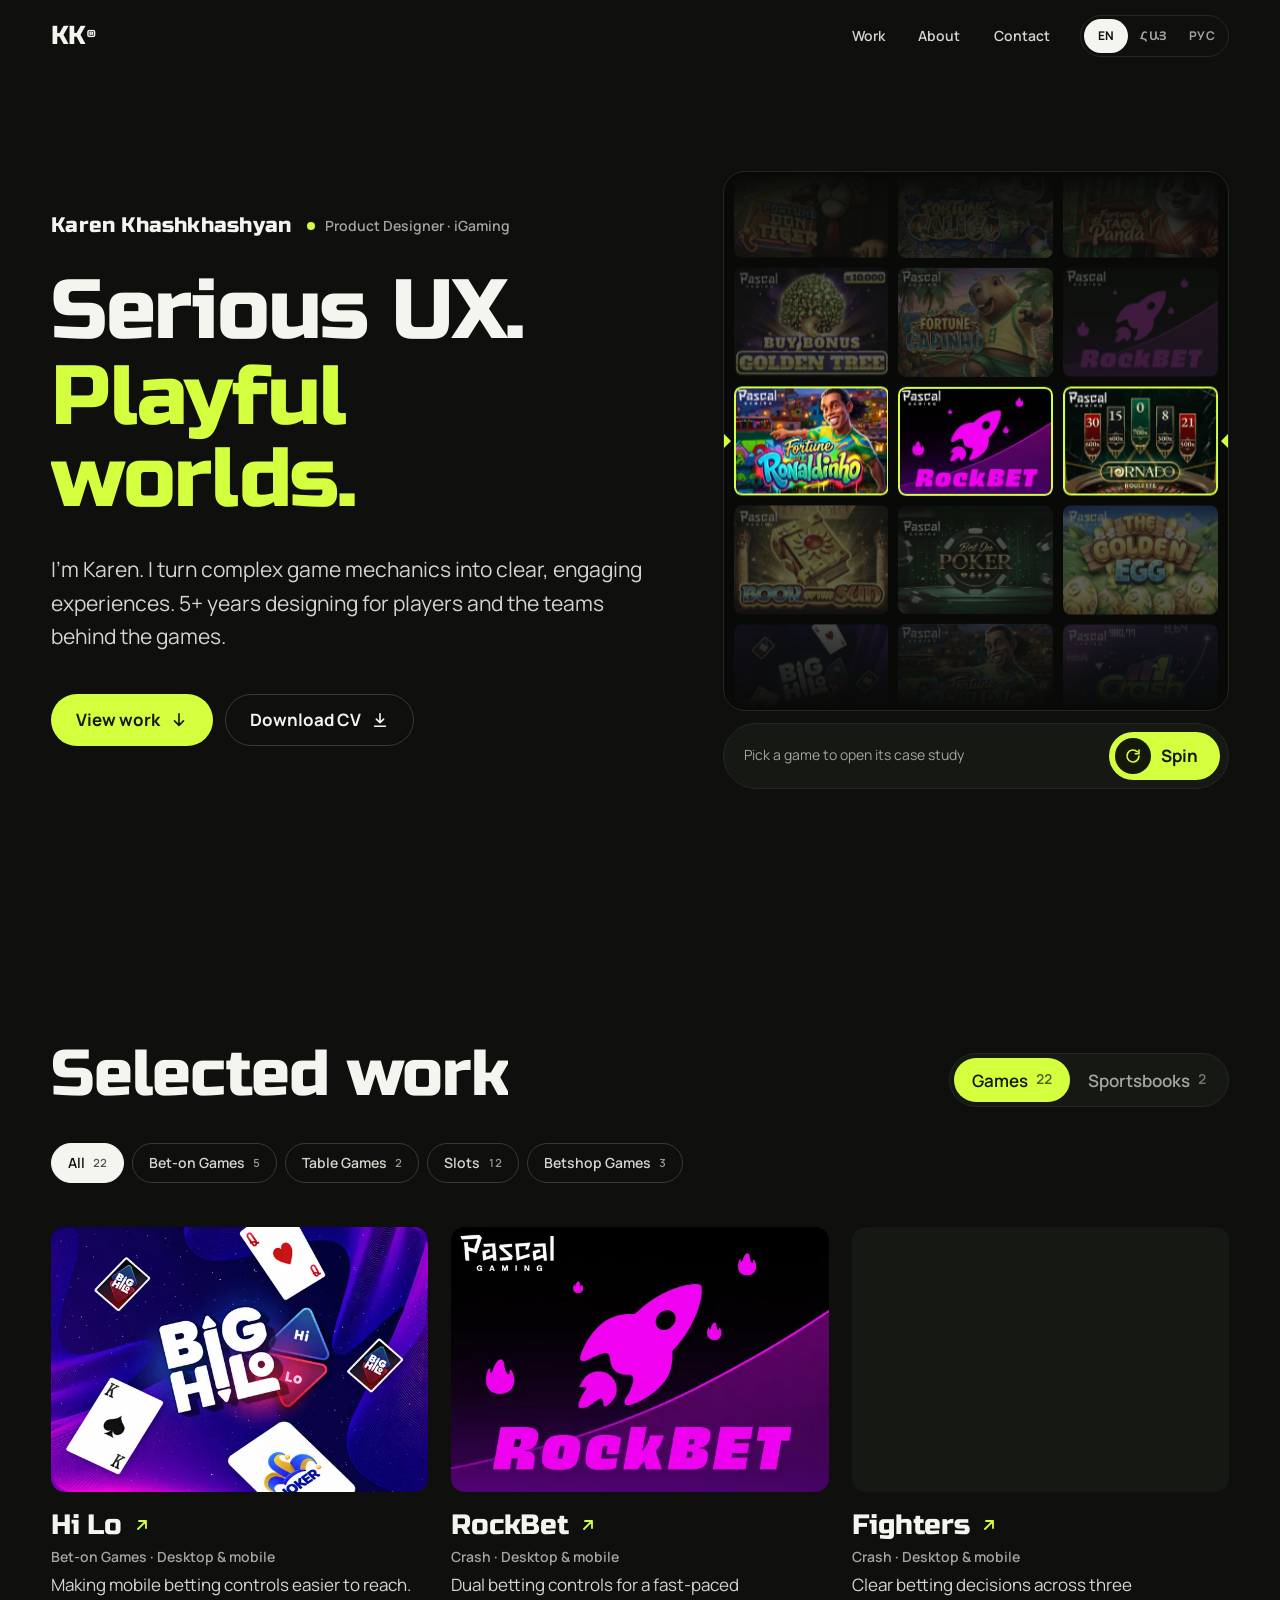
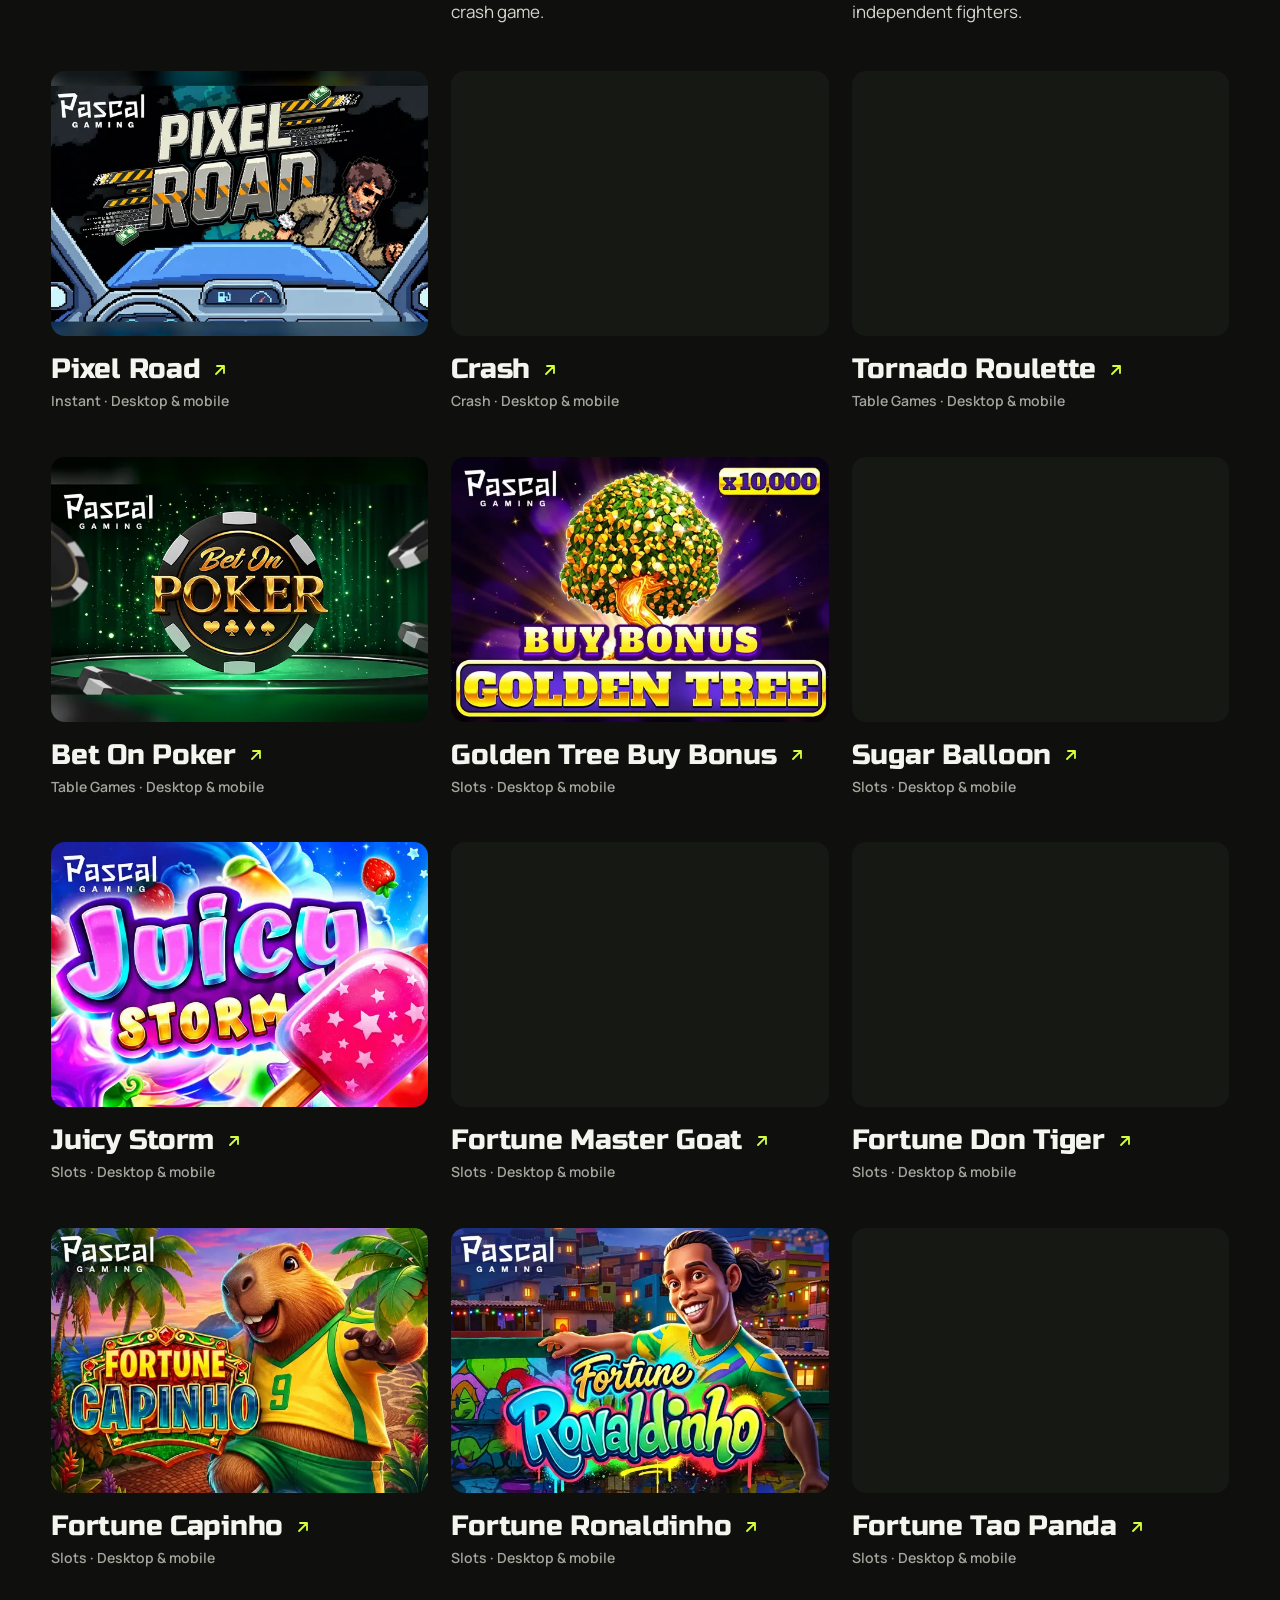
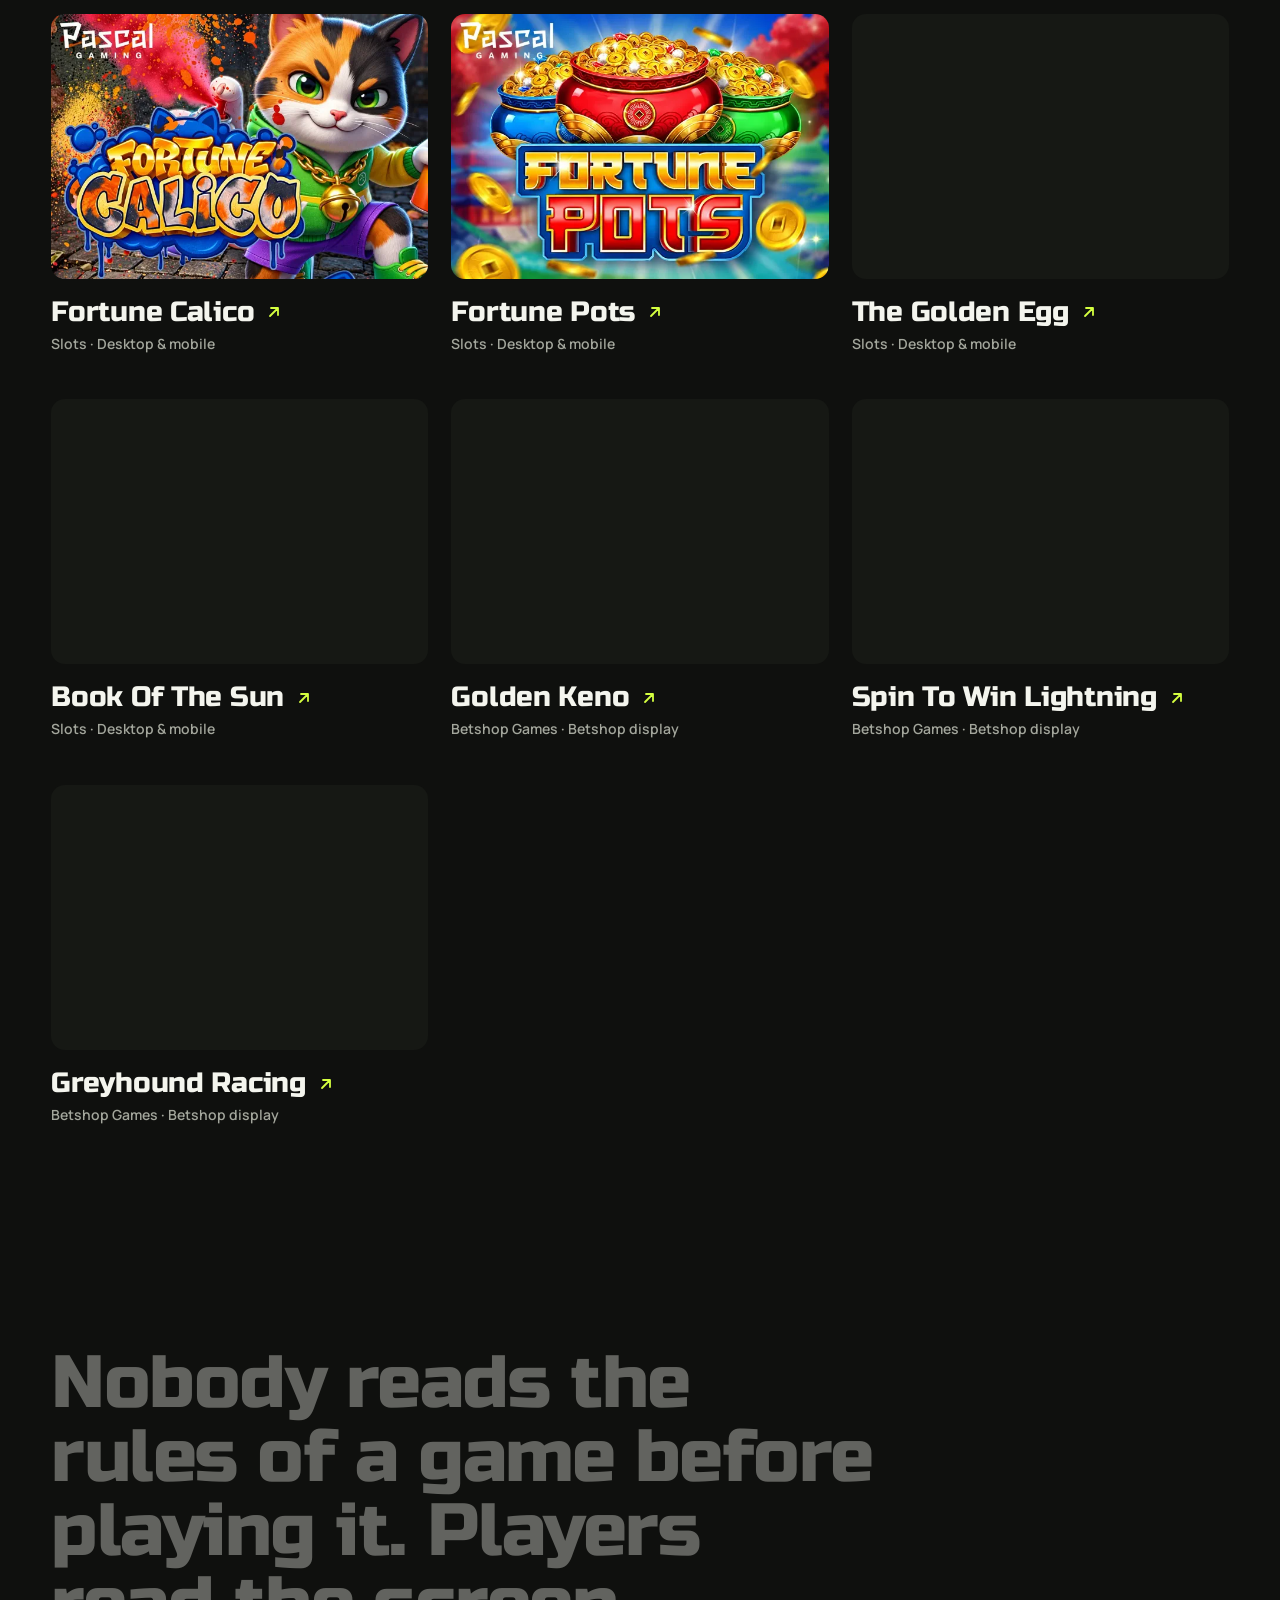
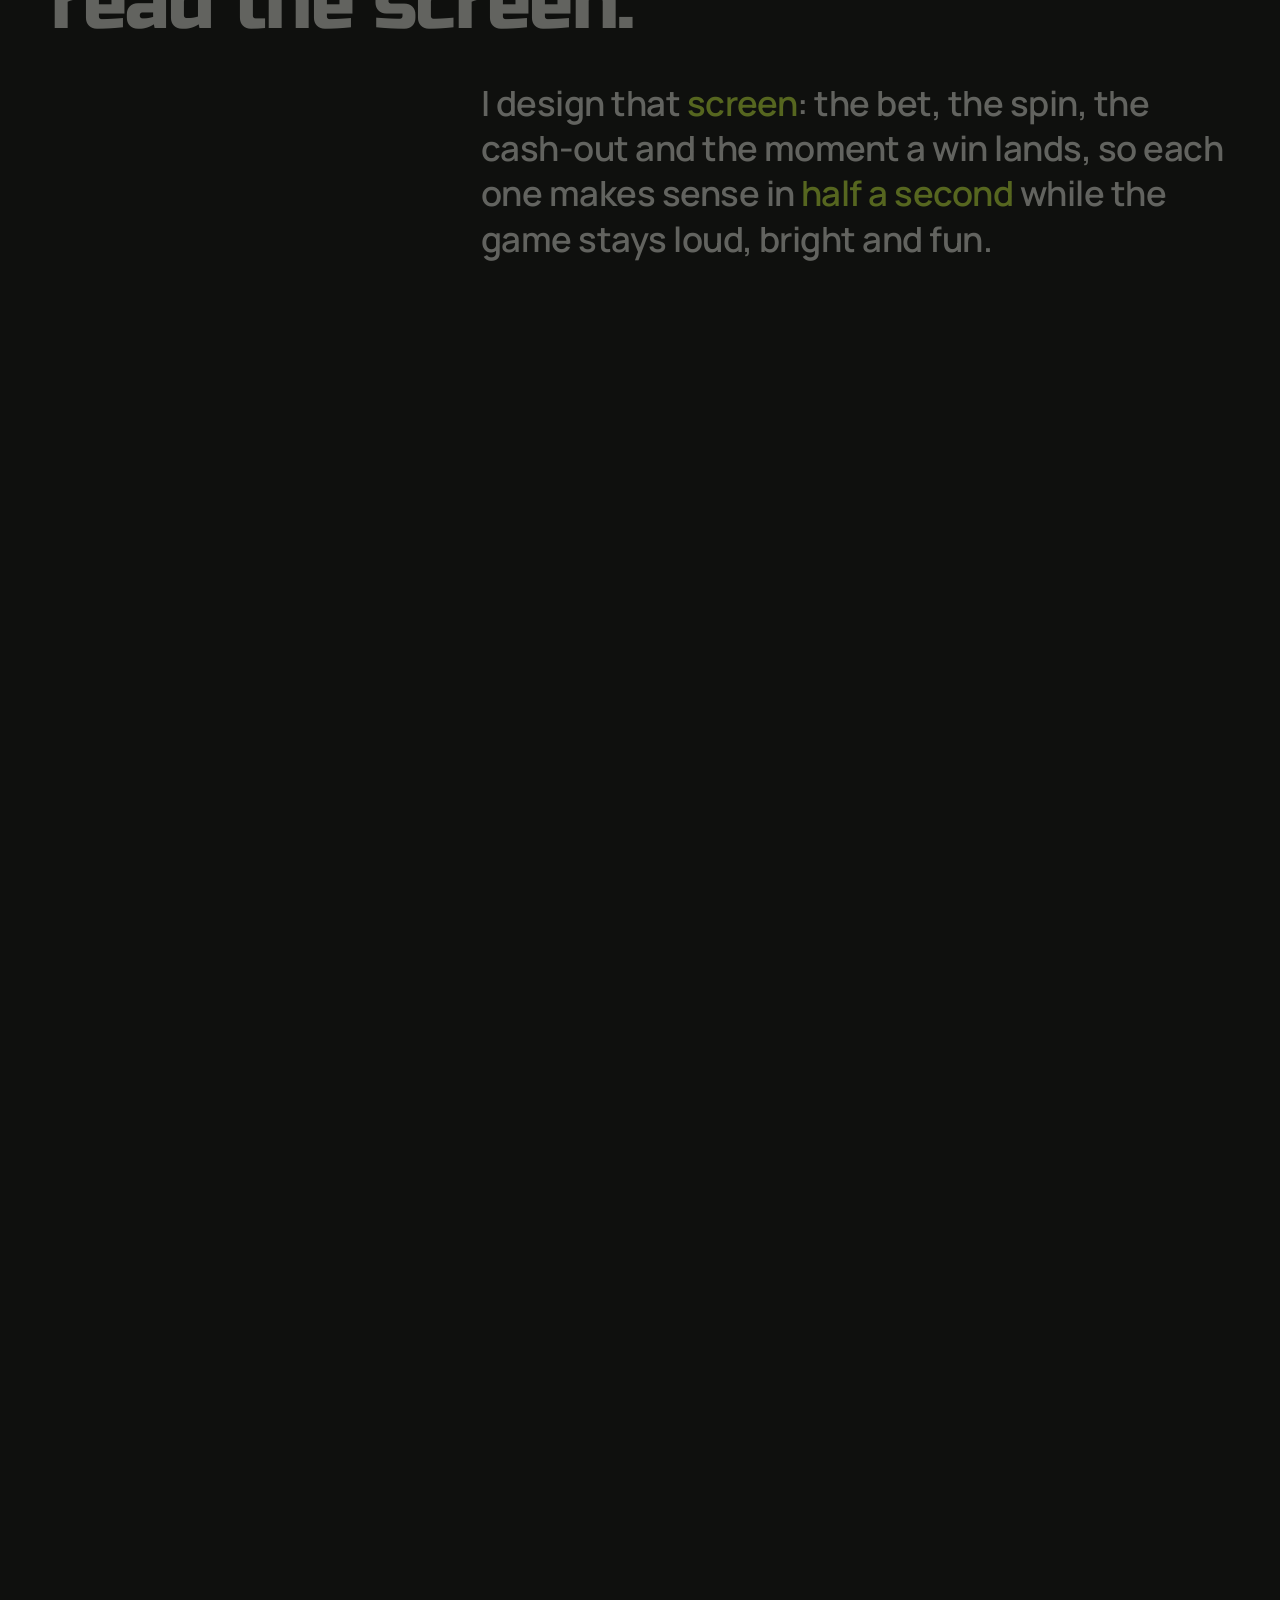
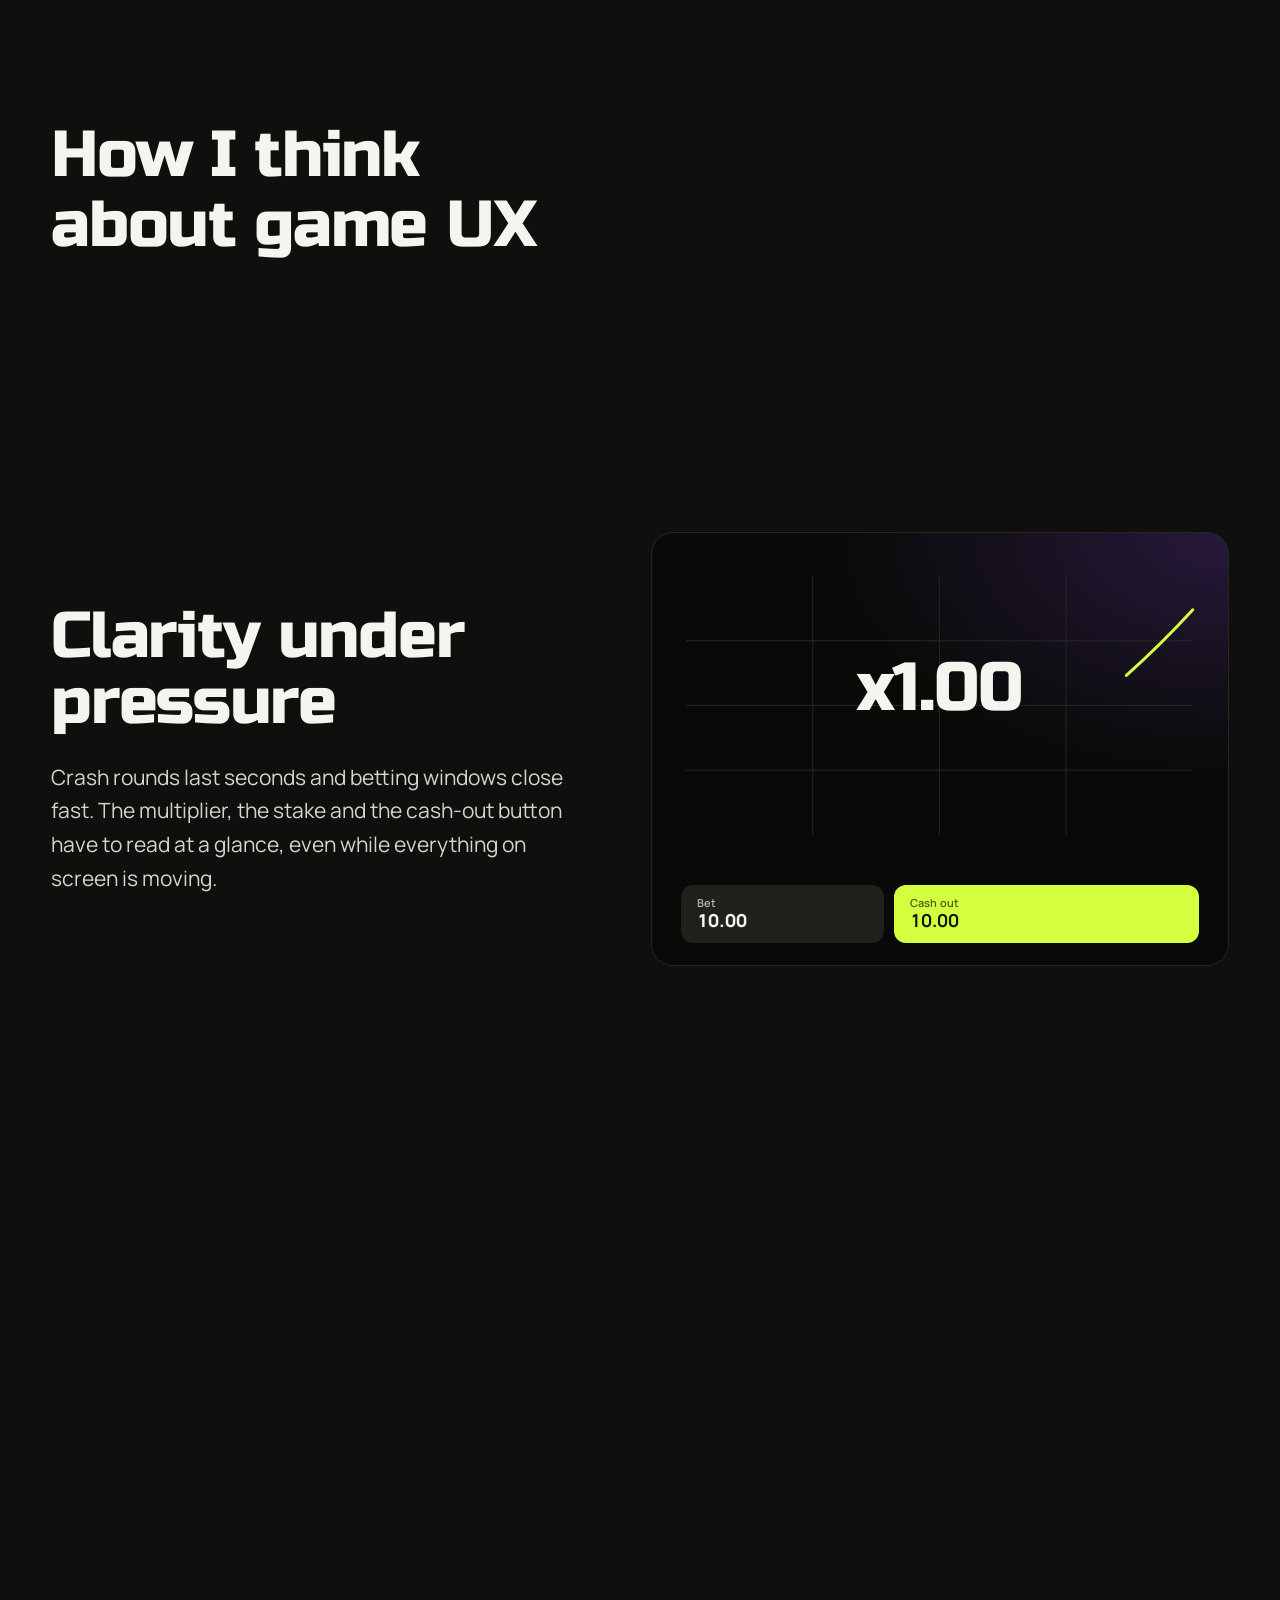
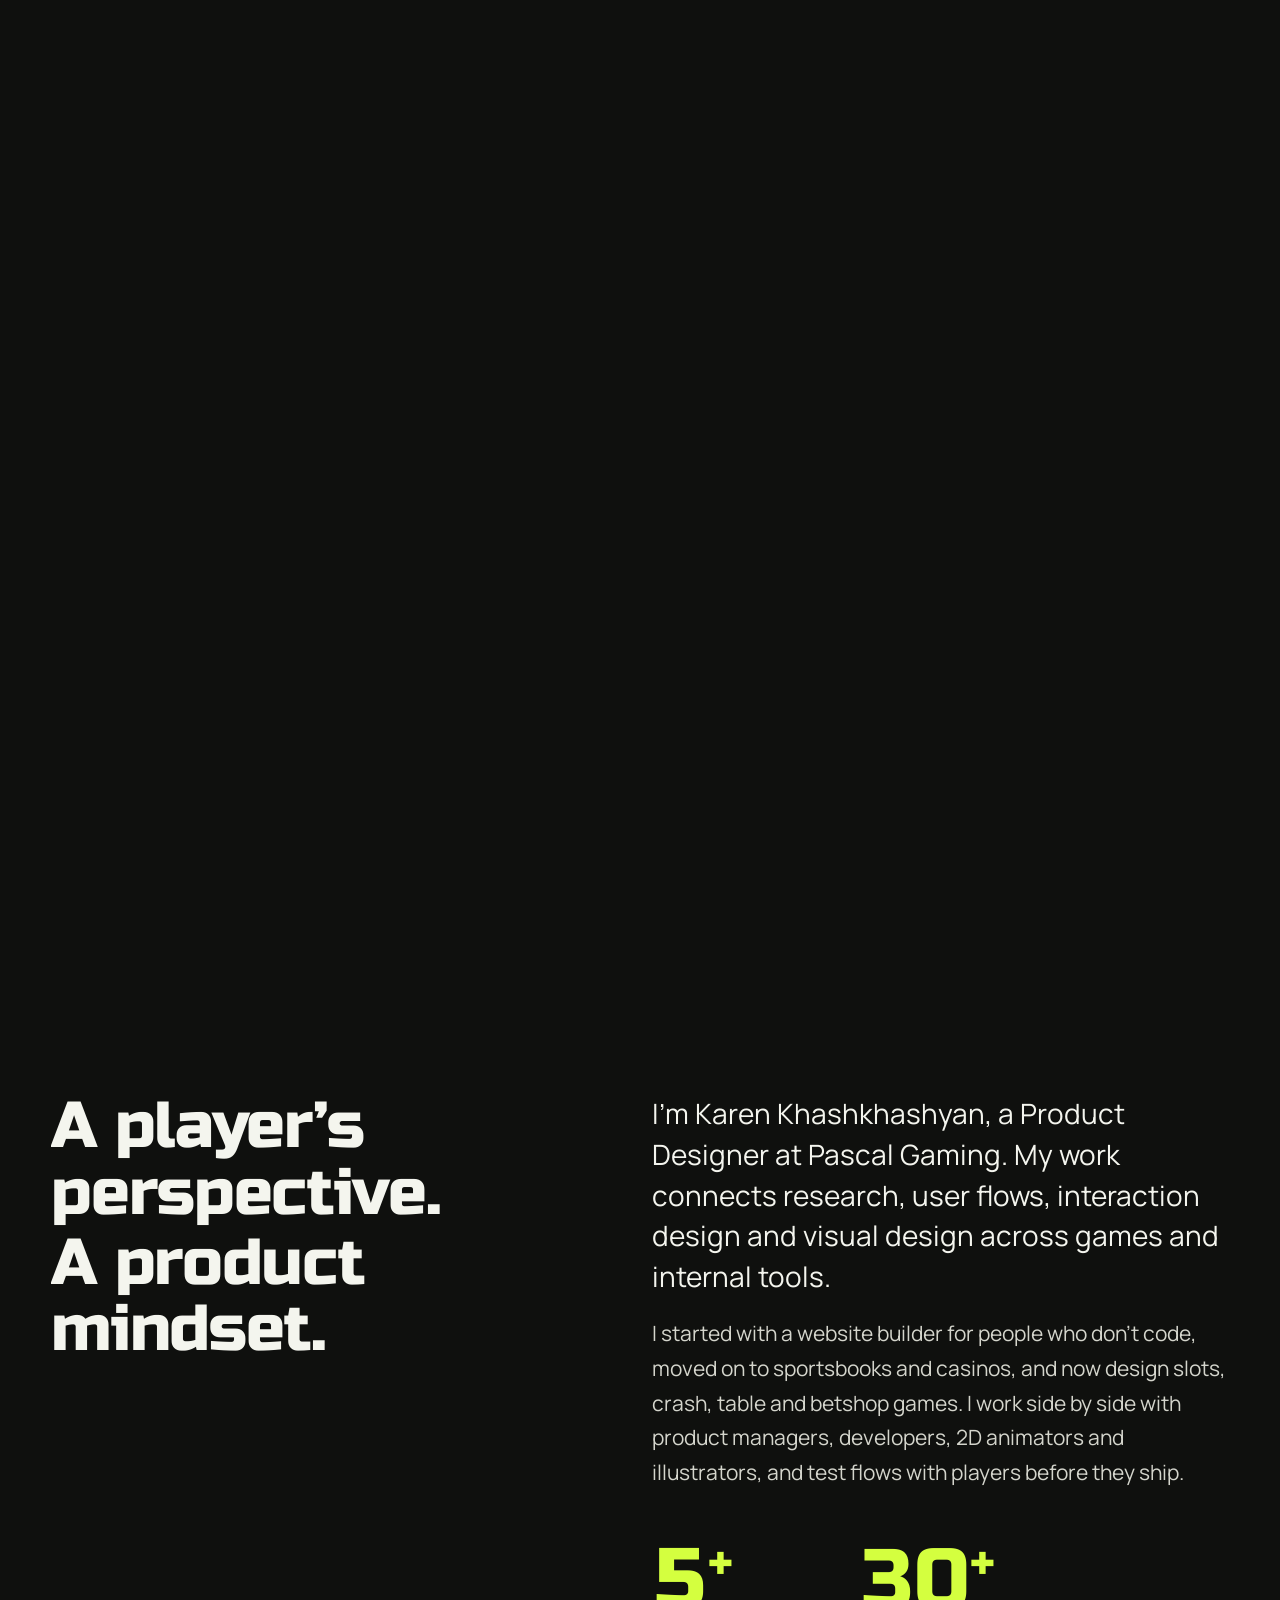
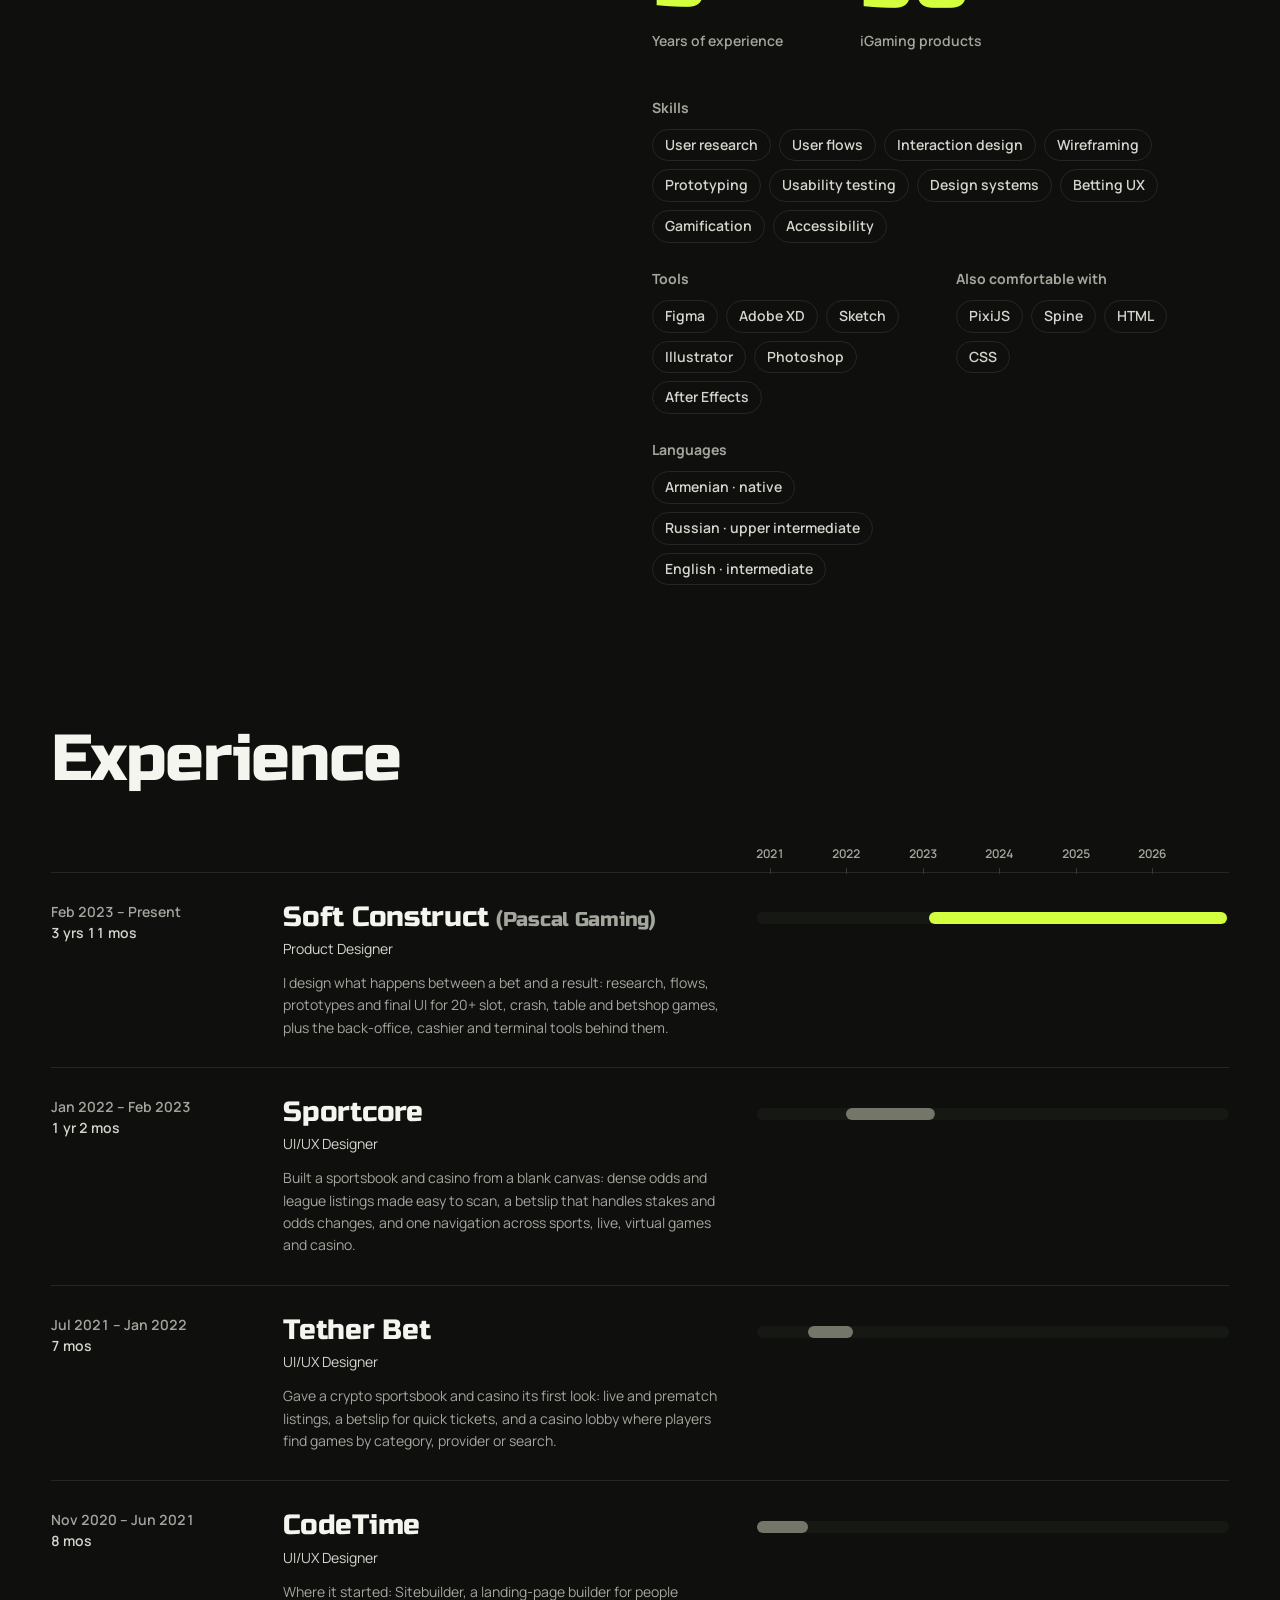
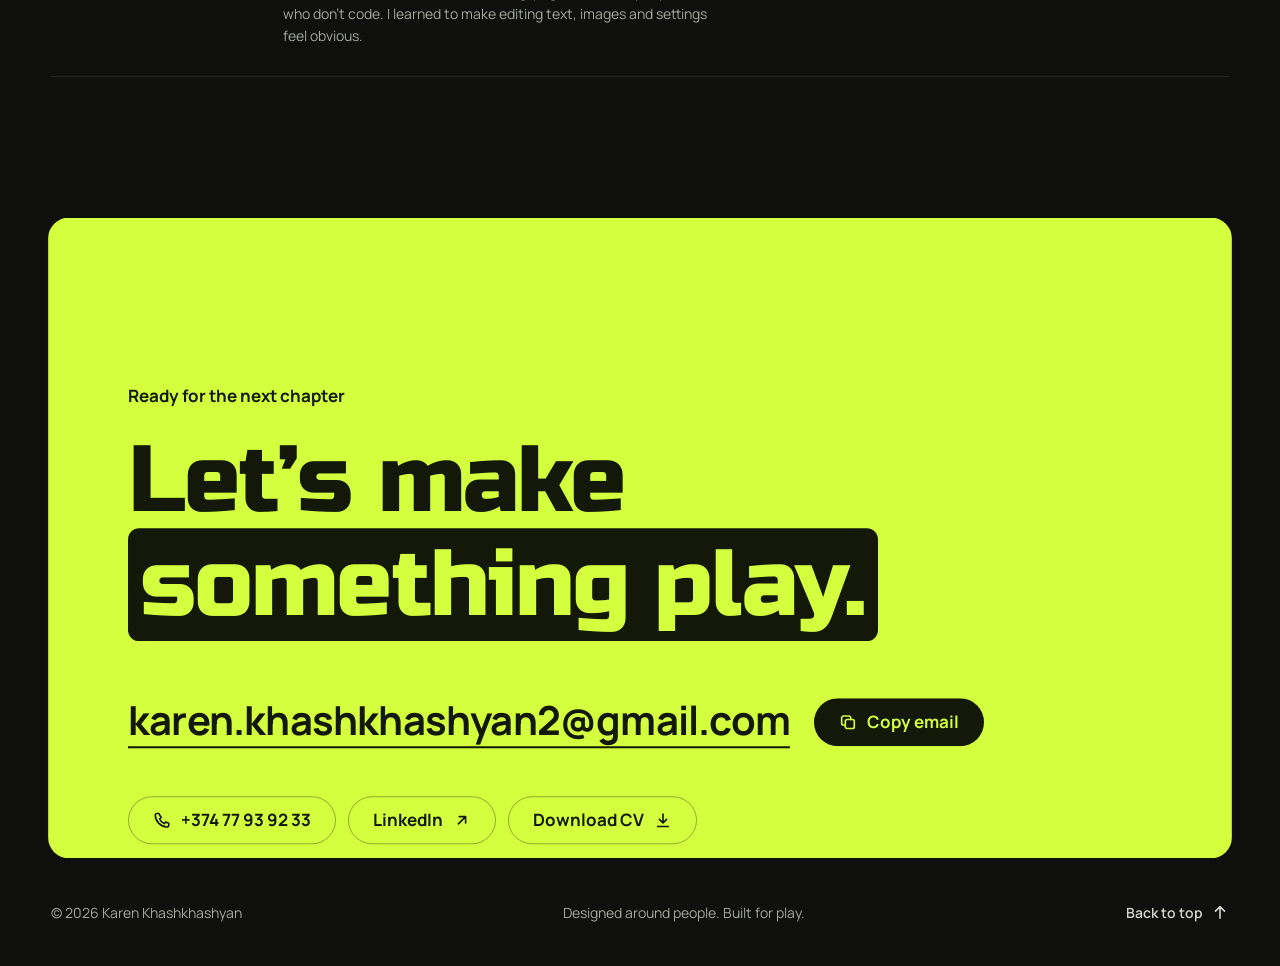
<file: index.html>
<!doctype html>
<html lang="en">
<head>
  <meta charset="utf-8">
  <meta name="viewport" content="width=device-width, initial-scale=1, viewport-fit=cover">
  <title>Karen Khashkhashyan · Product Designer</title>
  <meta name="description" content="Karen Khashkhashyan, Product Designer with 5+ years of experience in iGaming, game interfaces and backoffice tools.">
  <meta name="theme-color" content="#10110f">
  <link rel="canonical" href="https://karenkhashkhashyan2-max.github.io/karen-khashkhashyan-portfolio/">
  <link rel="icon" href="assets/favicon.svg" type="image/svg+xml">
  <link rel="apple-touch-icon" href="assets/apple-touch-icon.png">

  <meta property="og:type" content="website">
  <meta property="og:title" content="Karen Khashkhashyan · Product Designer">
  <meta property="og:description" content="Serious UX. Playful worlds. Betting interfaces for crash, table, slot and betshop games, and sportsbooks.">
  <meta property="og:url" content="https://karenkhashkhashyan2-max.github.io/karen-khashkhashyan-portfolio/">
  <meta property="og:image" content="https://karenkhashkhashyan2-max.github.io/karen-khashkhashyan-portfolio/assets/og.jpg">
  <meta property="og:image:width" content="1200">
  <meta property="og:image:height" content="630">
  <meta name="twitter:card" content="summary_large_image">

  <link rel="preconnect" href="https://fonts.googleapis.com">
  <link rel="preconnect" href="https://fonts.gstatic.com" crossorigin>
  <link rel="stylesheet" href="https://fonts.googleapis.com/css2?family=Manrope:wght@400;500;600;700&family=Noto+Sans+Armenian:wght@400;500;600;800&display=swap" media="print" onload="this.media='all'">
  <noscript><link rel="stylesheet" href="https://fonts.googleapis.com/css2?family=Manrope:wght@400;500;600;700&family=Noto+Sans+Armenian:wght@400;500;600;800&display=swap"></noscript>
  <link rel="preload" href="assets/fonts/RussoOne-Regular.ttf" as="font" type="font/ttf" crossorigin>
  <link rel="stylesheet" href="style.css">
  <script>
    document.documentElement.classList.add('js');
    if (!matchMedia('(prefers-reduced-motion: reduce)').matches) document.documentElement.classList.add('intro');
  </script>
  <script type="application/ld+json">
    {
      "@context": "https://schema.org",
      "@type": "Person",
      "name": "Karen Khashkhashyan",
      "jobTitle": "Product Designer",
      "worksFor": { "@type": "Organization", "name": "Pascal Gaming" },
      "url": "https://karenkhashkhashyan2-max.github.io/karen-khashkhashyan-portfolio/",
      "sameAs": ["https://www.linkedin.com/in/karen-khashkhashyan-49598120b/"]
    }
  </script>
</head>
<body>
  <a class="skip" href="#main" data-t="skip">Skip to content</a>

  <header class="site-header" data-intro>
    <a class="brand" href="#top">KK<sup>®</sup><span class="sr-only" data-t="home">Karen Khashkhashyan, home</span></a>
    <nav class="nav" aria-label="Primary">
      <a href="#work" data-t="work">Work</a>
      <a href="#about" data-t="about">About</a>
      <a href="#contact" data-t="contact">Contact</a>
    </nav>
    <a class="header-contact" href="#contact" data-t="contact">Contact</a>
    <div class="lang" role="group" data-t-aria="language" aria-label="Language">
      <button type="button" data-lang="en" aria-pressed="true">EN</button>
      <button type="button" data-lang="hy" aria-pressed="false" lang="hy">ՀԱՅ</button>
      <button type="button" data-lang="ru" aria-pressed="false" lang="ru">РУС</button>
    </div>
  </header>

  <main id="main">
    <section class="hero" id="top" aria-labelledby="hero-title">
      <div class="hero-copy">
        <p class="hero-id" data-intro>
          <span class="hero-name" data-t="name">Karen Khashkhashyan</span>
          <span class="hero-role" data-t="role">Product Designer · iGaming</span>
        </p>
        <h1 class="display hero-title" id="hero-title" data-t="headline" data-lines data-intro>Serious UX.<br><em>Playful worlds.</em></h1>
        <p class="hero-intro" data-t="intro">I’m Karen. I turn complex game mechanics into clear, engaging experiences. 5+ years designing for players and the teams behind the games.</p>
        <div class="hero-actions" data-intro>
          <a class="btn btn-primary" href="#work">
            <span data-t="viewWork">View work</span>
            <svg class="icon icon-down" viewBox="0 0 20 20" aria-hidden="true"><path d="M10 3v13m0 0-5-5m5 5 5-5"/></svg>
          </a>
          <a class="btn btn-ghost" href="assets/Karen-Khashkhashyan-CV-ATS.pdf" download="Karen-Khashkhashyan-CV.pdf">
            <span data-t="cv">Download CV</span>
            <svg class="icon icon-down" viewBox="0 0 20 20" aria-hidden="true"><path d="M10 3v10m0 0-4-4m4 4 4-4M4 17h12"/></svg>
          </a>
        </div>
      </div>

      <div class="machine" data-machine data-intro>
        <div class="machine-window" role="group" data-t-aria="reels" aria-label="Reels with Karen’s games">
          <div class="reel"></div>
          <div class="reel"></div>
          <div class="reel"></div>
        </div>
        <div class="machine-dock">
          <p class="machine-hint" data-t="reelHint">Pick a game to open its case study</p>
          <button class="spin" type="button" data-spin data-t-aria="spinLabel" aria-label="Spin the reels to pick three random projects">
            <span class="spin-icon" aria-hidden="true">
              <svg viewBox="0 0 24 24"><path d="M20 12a8 8 0 1 1-2.34-5.66M20 4v5h-5"/></svg>
            </span>
            <span data-t="spin">Spin</span>
          </button>
        </div>
        <p class="sr-only" aria-live="polite" data-landed></p>
      </div>
    </section>

    <section class="work section" id="work" aria-labelledby="work-title">
      <div class="section-head">
        <h2 class="display section-title" id="work-title" data-t="workTitle" data-lines>Selected work</h2>
        <div class="tabs" role="tablist" data-t-aria="projectTypes" aria-label="Project types">
          <span class="tabs-indicator" aria-hidden="true"></span>
          <button class="tab" type="button" role="tab" id="tab-games" aria-controls="work-grid" aria-selected="true" data-group="games">
            <span data-t="games">Games</span><span class="count" data-count="games"></span>
          </button>
          <button class="tab" type="button" role="tab" id="tab-sportsbooks" aria-controls="work-grid" aria-selected="false" tabindex="-1" data-group="sportsbooks">
            <span data-t="sportsbooks">Sportsbooks</span><span class="count" data-count="sportsbooks"></span>
          </button>
        </div>
      </div>
      <div class="filters" role="group" data-t-aria="filterGames" aria-label="Filter games" data-filters></div>
      <div class="work-panel" id="work-grid" role="tabpanel" aria-labelledby="tab-games" data-panel>
        <ul class="grid" data-grid data-group="games"></ul>
      </div>
      <noscript><p class="noscript">This portfolio needs JavaScript to show its projects. The CV below lists them all.</p></noscript>
    </section>

    <section class="manifesto" id="about" aria-labelledby="manifesto-title" data-manifesto>
      <div class="manifesto-inner">
        <h2 class="sr-only" id="manifesto-title" data-t="about">About</h2>
        <p class="display manifesto-lead" data-t="manifesto" data-words>Nobody reads the rules of a game before playing it. Players read the screen.</p>
        <p class="manifesto-body" data-t="manifestoBody" data-words>I design that <em>screen</em>: the bet, the spin, the cash-out and the moment a win lands, so each one makes sense in <em>half a second</em> while the game stays loud, bright and fun.</p>
        <p class="mission">
          <span class="mission-label" data-t="missionLabel">Mission</span>
          <span class="mission-text" data-t="mission">Game interfaces where players always know what they bet, what happened and what to do next.</span>
        </p>
      </div>
    </section>

    <section class="principles" id="principles" aria-labelledby="principles-title">
      <div class="section principles-head">
        <h2 class="display section-title" id="principles-title" data-t="principlesTitle" data-lines>How I think<br>about game UX</h2>
      </div>
      <ol class="principle-list">
        <li class="principle">
          <div class="principle-inner">
            <div class="principle-copy">
              <h3 class="display principle-title" data-t="p1Title">Clarity under pressure</h3>
              <p class="principle-text" data-t="p1Text">Crash rounds last seconds and betting windows close fast. The multiplier, the stake and the cash-out button have to read at a glance, even while everything on screen is moving.</p>
            </div>
            <div class="demo demo-crash" aria-hidden="true" data-demo="crash">
              <svg class="crash-graph" viewBox="0 0 400 260" preserveAspectRatio="none">
                <path class="crash-grid" d="M0 65H400M0 130H400M0 195H400M100 0V260M200 0V260M300 0V260"/>
                <path class="crash-fill" d="M0 260C150 256 270 214 400 34V260Z"/>
                <path class="crash-curve" d="M0 260C150 256 270 214 400 34" pathLength="1"/>
              </svg>
              <p class="crash-mult">x<span data-mult>2.17</span></p>
              <div class="crash-dock">
                <span class="crash-stake"><small>Bet</small>10.00</span>
                <span class="crash-cashout"><small>Cash out</small><b data-cashout>21.70</b></span>
              </div>
            </div>
          </div>
        </li>
        <li class="principle">
          <div class="principle-inner">
            <div class="principle-copy">
              <h3 class="display principle-title" data-t="p2Title">Controls within reach</h3>
              <p class="principle-text" data-t="p2Text">On a phone the best button is the one your thumb already covers. In Hi Lo, players lost the betting panel while scrolling, so I moved it to where their hands were.</p>
            </div>
            <div class="demo demo-reach" aria-hidden="true" data-demo="reach">
              <div class="phone">
                <span class="zone zone-hard"></span>
                <span class="zone zone-easy"></span>
                <span class="phone-card phone-card-a"></span>
                <span class="phone-card phone-card-b"></span>
                <svg class="thumb-arc" viewBox="0 0 200 200"><path d="M196 196C196 96 124 38 34 34" pathLength="1"/></svg>
                <span class="phone-panel">
                  <span class="phone-stake">− 10.00 +</span>
                  <span class="phone-bet">BET</span>
                </span>
              </div>
            </div>
          </div>
        </li>
        <li class="principle">
          <div class="principle-inner">
            <div class="principle-copy">
              <h3 class="display principle-title" data-t="p3Title">One system, many worlds</h3>
              <p class="principle-text" data-t="p3Text">Tigers, pandas, candy and gold all run on the same betting dock. A reusable system lets every new slot ship faster, and players find spin, bet and buy bonus exactly where they left them.</p>
            </div>
            <div class="demo demo-system" aria-hidden="true" data-demo="system">
              <div class="skins">
                <img src="assets/img/fortune-pots/cover-640.webp" alt="" loading="lazy" decoding="async" data-skin-name="Fortune Pots">
                <img src="assets/img/juicy-storm/cover-640.webp" alt="" loading="lazy" decoding="async" data-skin-name="Juicy Storm">
                <img src="assets/img/book-of-the-sun/cover-640.webp" alt="" loading="lazy" decoding="async" data-skin-name="Book Of The Sun">
              </div>
              <div class="dock">
                <span class="dock-cell"><small>Balance</small>2,450.00</span>
                <span class="dock-cell dock-bet"><i>−</i><span><small>Bet</small>1.00</span><i>+</i></span>
                <span class="dock-spin"><svg viewBox="0 0 24 24"><path d="M20 12a8 8 0 1 1-2.34-5.66M20 4v5h-5"/></svg></span>
                <span class="dock-cell"><small>Win</small>12.50</span>
                <span class="dock-buy">Buy<br>bonus</span>
              </div>
              <p class="skin-name" data-skin-label>Fortune Pots</p>
            </div>
          </div>
        </li>
      </ol>
    </section>

    <section class="profile section" id="profile" aria-labelledby="profile-title">
      <h2 class="display section-title" id="profile-title" data-t="aboutTitle" data-lines>A player’s perspective.<br>A product mindset.</h2>
      <div class="profile-body">
        <p class="about-bio" data-t="bio">I’m Karen Khashkhashyan, a Product Designer at Pascal Gaming. My work connects research, user flows, interaction design and visual design across games and internal tools.</p>
        <p class="about-story" data-t="story">I started with a website builder for people who don’t code, moved on to sportsbooks and casinos, and now design slots, crash, table and betshop games. I work side by side with product managers, developers, 2D animators and illustrators, and test flows with players before they ship.</p>
        <dl class="stats">
          <div class="stat">
            <dt data-t="years">Years of experience</dt>
            <dd><span class="odo" data-odo="5">5</span><span class="stat-plus">+</span></dd>
          </div>
          <div class="stat">
            <dt data-t="products">iGaming products</dt>
            <dd><span class="odo" data-odo="30">30</span><span class="stat-plus">+</span></dd>
          </div>
        </dl>
        <div class="toolkit">
          <div class="toolkit-group">
            <h3 data-t="skills">Skills</h3>
            <ul>
              <li>User research</li><li>User flows</li><li>Interaction design</li><li>Wireframing</li><li>Prototyping</li>
              <li>Usability testing</li><li>Design systems</li><li>Betting UX</li><li>Gamification</li><li>Accessibility</li>
            </ul>
          </div>
          <div class="toolkit-group">
            <h3 data-t="tools">Tools</h3>
            <ul><li>Figma</li><li>Adobe XD</li><li>Sketch</li><li>Illustrator</li><li>Photoshop</li><li>After Effects</li></ul>
          </div>
          <div class="toolkit-group">
            <h3 data-t="tech">Also comfortable with</h3>
            <ul><li>PixiJS</li><li>Spine</li><li>HTML</li><li>CSS</li></ul>
          </div>
          <div class="toolkit-group">
            <h3 data-t="languagesTitle">Languages</h3>
            <ul><li data-t="langHy">Armenian · native</li><li data-t="langRu">Russian · upper intermediate</li><li data-t="langEn">English · intermediate</li></ul>
          </div>
        </div>
      </div>
    </section>

    <section class="experience section" id="experience" aria-labelledby="experience-title">
      <h2 class="display section-title" id="experience-title" data-t="experience" data-lines>Experience</h2>
      <div class="timeline" data-timeline>
        <div class="timeline-axis" aria-hidden="true" data-axis></div>
        <ol class="jobs">
          <li class="job is-current" data-start="2023-02">
            <p class="job-when"><span data-date="2023-02">Feb 2023</span> – <span data-t="present">Present</span><span class="job-length" data-length></span></p>
            <div class="job-what">
              <h3 class="job-company">Soft Construct <span>(Pascal Gaming)</span></h3>
              <p class="job-role">Product Designer</p>
              <p class="job-desc" data-t="job1">I design what happens between a bet and a result: research, flows, prototypes and final UI for 20+ slot, crash, table and betshop games, plus the back-office, cashier and terminal tools behind them.</p>
            </div>
            <div class="job-track" aria-hidden="true"><span class="job-bar"></span></div>
          </li>
          <li class="job" data-start="2022-01" data-end="2023-02" data-project="sportcore">
            <p class="job-when"><span data-date="2022-01">Jan 2022</span> – <span data-date="2023-02">Feb 2023</span><span class="job-length" data-length></span></p>
            <div class="job-what">
              <h3 class="job-company">Sportcore</h3>
              <p class="job-role">UI/UX Designer</p>
              <p class="job-desc" data-t="job2">Built a sportsbook and casino from a blank canvas: dense odds and league listings made easy to scan, a betslip that handles stakes and odds changes, and one navigation across sports, live, virtual games and casino.</p>
            </div>
            <div class="job-track" aria-hidden="true"><span class="job-bar"></span></div>
          </li>
          <li class="job" data-start="2021-07" data-end="2022-01" data-project="tether-bet">
            <p class="job-when"><span data-date="2021-07">Jul 2021</span> – <span data-date="2022-01">Jan 2022</span><span class="job-length" data-length></span></p>
            <div class="job-what">
              <h3 class="job-company">Tether Bet</h3>
              <p class="job-role">UI/UX Designer</p>
              <p class="job-desc" data-t="job3">Gave a crypto sportsbook and casino its first look: live and prematch listings, a betslip for quick tickets, and a casino lobby where players find games by category, provider or search.</p>
            </div>
            <div class="job-track" aria-hidden="true"><span class="job-bar"></span></div>
          </li>
          <li class="job" data-start="2020-11" data-end="2021-06">
            <p class="job-when"><span data-date="2020-11">Nov 2020</span> – <span data-date="2021-06">Jun 2021</span><span class="job-length" data-length></span></p>
            <div class="job-what">
              <h3 class="job-company">CodeTime</h3>
              <p class="job-role">UI/UX Designer</p>
              <p class="job-desc" data-t="job4">Where it started: Sitebuilder, a landing-page builder for people who don’t code. I learned to make editing text, images and settings feel obvious.</p>
            </div>
            <div class="job-track" aria-hidden="true"><span class="job-bar"></span></div>
          </li>
        </ol>
      </div>
    </section>

    <section class="contact" id="contact" aria-labelledby="contact-title">
      <div class="contact-bg" aria-hidden="true"></div>
      <div class="contact-inner">
        <p class="contact-kicker" data-t="next">Ready for the next chapter</p>
        <h2 class="display contact-title" id="contact-title" data-t="contactTitle" data-lines>Let’s make<br><em>something play.</em></h2>
        <div class="contact-email">
          <a class="email-link" href="mailto:karen.khashkhashyan2@gmail.com">karen.khashkhashyan2<wbr>@gmail.com</a>
          <button class="btn btn-dark" type="button" data-copy="karen.khashkhashyan2@gmail.com">
            <svg class="icon" viewBox="0 0 20 20" aria-hidden="true"><rect x="7" y="7" width="10" height="10" rx="2"/><path d="M13 7V5a2 2 0 0 0-2-2H5a2 2 0 0 0-2 2v6a2 2 0 0 0 2 2h2"/></svg>
            <span data-copy-label data-t="copyEmail">Copy email</span>
          </button>
        </div>
        <ul class="contact-links">
          <li>
            <a class="btn btn-outline-dark" href="tel:+37477939233">
              <svg class="icon" viewBox="0 0 20 20" aria-hidden="true"><path d="M6.6 2.5H4.4A1.9 1.9 0 0 0 2.5 4.6C3 11.7 8.3 17 15.4 17.5a1.9 1.9 0 0 0 2.1-1.9v-2.2l-3.4-1.4-1.7 1.7a10 10 0 0 1-5.1-5.1l1.7-1.7z"/></svg>
              <span>+374 77 93 92 33</span>
            </a>
          </li>
          <li>
            <a class="btn btn-outline-dark" href="https://www.linkedin.com/in/karen-khashkhashyan-49598120b/" target="_blank" rel="noopener">
              <span>LinkedIn</span>
              <svg class="icon icon-out" viewBox="0 0 20 20" aria-hidden="true"><path d="M6 14 14 6m0 0H7m7 0v7"/></svg>
            </a>
          </li>
          <li>
            <a class="btn btn-outline-dark" href="assets/Karen-Khashkhashyan-CV-ATS.pdf" download="Karen-Khashkhashyan-CV.pdf">
              <span data-t="cv">Download CV</span>
              <svg class="icon icon-down" viewBox="0 0 20 20" aria-hidden="true"><path d="M10 3v10m0 0-4-4m4 4 4-4M4 17h12"/></svg>
            </a>
          </li>
        </ul>
        <p class="sr-only" aria-live="polite" data-copy-status></p>
      </div>
    </section>
  </main>

  <footer class="site-footer">
    <p>© 2026 Karen Khashkhashyan</p>
    <p data-t="footer">Designed around people. Built for play.</p>
    <a class="to-top" href="#top">
      <span data-t="backToTop">Back to top</span>
      <svg class="icon" viewBox="0 0 20 20" aria-hidden="true"><path d="M10 17V4m0 0-5 5m5-5 5 5"/></svg>
    </a>
  </footer>

  <dialog class="case" id="case" aria-labelledby="case-title" data-lenis-prevent>
    <div class="case-bar">
      <p class="case-count"><span data-case-index>01</span><span class="case-total" data-case-total>/24</span></p>
      <p class="case-crumb" data-case-crumb></p>
      <div class="case-nav">
        <button class="icon-btn" type="button" data-case-step="-1" data-t-aria="prevProject" aria-label="Previous project">
          <svg viewBox="0 0 20 20" aria-hidden="true"><path d="M16 10H4m0 0 5-5m-5 5 5 5"/></svg>
        </button>
        <button class="icon-btn" type="button" data-case-step="1" data-t-aria="nextProject" aria-label="Next project">
          <svg viewBox="0 0 20 20" aria-hidden="true"><path d="M4 10h12m0 0-5-5m5 5-5 5"/></svg>
        </button>
        <button class="icon-btn icon-btn-close" type="button" data-case-close data-t-aria="close" aria-label="Close">
          <svg viewBox="0 0 20 20" aria-hidden="true"><path d="m5 5 10 10M15 5 5 15"/></svg>
        </button>
      </div>
      <span class="case-progress" aria-hidden="true"><span data-case-progress></span></span>
    </div>
    <article class="case-body" data-case-body></article>
  </dialog>

  <div class="cursor" aria-hidden="true"><span data-t="view">View</span></div>

  <script src="assets/vendor/gsap.min.js" defer></script>
  <script src="assets/vendor/ScrollTrigger.min.js" defer></script>
  <script src="assets/vendor/Flip.min.js" defer></script>
  <script src="assets/vendor/lenis.min.js" defer></script>
  <script src="i18n.js" defer></script>
  <script src="projects.js" defer></script>
  <script src="app.js" defer></script>
</body>
</html>
</file>
<file: style.css>
/* Karen Khashkhashyan · portfolio
   Tokens → base → layout pieces (header, hero + reels, work, about, experience, contact, footer)
   → case study sheet → motion safety. */

@font-face {
  font-family: "Russo One";
  src: url("assets/fonts/RussoOne-Regular.ttf") format("truetype");
  font-weight: 400;
  font-style: normal;
  font-display: swap;
}

:root {
  color-scheme: dark;

  /* Neutrals are tinted toward the lime hue (≈122). */
  --bg: oklch(0.172 0.005 125);
  --bg-deep: oklch(0.142 0.004 125);
  --surface: oklch(0.205 0.007 125);
  --surface-2: oklch(0.245 0.009 125);
  --line: oklch(0.34 0.012 122);
  --line-soft: oklch(0.27 0.01 122);
  --ink: oklch(0.967 0.009 113);
  --ink-2: oklch(0.87 0.012 115);
  --muted: oklch(0.72 0.015 120);
  --past: oklch(0.56 0.02 120);
  --lime: oklch(0.938 0.209 122);
  --lime-hover: oklch(0.965 0.17 122);
  --lime-ink: oklch(0.2 0.03 125);

  --font-display: "Russo One", "Noto Sans Armenian", system-ui, sans-serif;
  --font-text: "Manrope", "Noto Sans Armenian", system-ui, sans-serif;
  --display-weight: 400;

  --step--1: clamp(0.8125rem, 0.78rem + 0.15vw, 0.875rem);
  --step-0: clamp(1rem, 0.96rem + 0.2vw, 1.0625rem);
  --step-1: clamp(1.125rem, 1.05rem + 0.35vw, 1.3125rem);
  --step-2: clamp(1.375rem, 1.2rem + 0.8vw, 1.75rem);
  --step-3: clamp(1.75rem, 1.35rem + 1.8vw, 2.75rem);
  --step-4: clamp(2.25rem, 1.5rem + 3.2vw, 4.25rem);
  --step-5: clamp(2.75rem, 1.7rem + 4.4vw, 5.25rem);

  --gutter: clamp(16px, 4vw, 64px);
  --max: 1440px;
  --header-h: 72px;
  --section-space: clamp(88px, 11vw, 176px);
  --r-s: 8px;
  --r-m: 14px;
  --r-l: 22px;

  --ease-out: cubic-bezier(0.23, 1, 0.32, 1);
  --ease-out-quart: cubic-bezier(0.25, 1, 0.5, 1);
  --ease-out-expo: cubic-bezier(0.16, 1, 0.3, 1);
  --ease-in-out: cubic-bezier(0.77, 0, 0.175, 1);

  --z-header: 50;
  --z-cursor: 60;
}

:root:lang(hy) {
  --font-display: "Noto Sans Armenian", "Russo One", system-ui, sans-serif;
  --display-weight: 800;
}

/* ---------- base ---------- */

*, *::before, *::after { box-sizing: border-box; }

html {
  -webkit-text-size-adjust: 100%;
  text-size-adjust: 100%;
  scroll-padding-top: calc(var(--header-h) + 16px);
  background: var(--bg);
}

html.lenis, html.lenis body { height: auto; }
html.lenis-stopped, html.is-locked { overflow: clip; }
.lenis [data-lenis-prevent] { overscroll-behavior: contain; }

body {
  margin: 0;
  background: var(--bg);
  color: var(--ink);
  font: 400 var(--step-0) / 1.65 var(--font-text);
  -webkit-font-smoothing: antialiased;
  -moz-osx-font-smoothing: grayscale;
  text-rendering: optimizeLegibility;
  overflow-x: clip;
}

img { display: block; max-width: 100%; }
a { color: inherit; }
button { font: inherit; color: inherit; }
h1, h2, h3, p, ul, ol, dl, dd, figure { margin: 0; }
ul, ol { padding: 0; list-style: none; }

:focus-visible { outline: 2px solid var(--lime); outline-offset: 4px; border-radius: 4px; }
[tabindex="-1"]:focus:not(:focus-visible) { outline: none; }

::selection { background: var(--lime); color: var(--lime-ink); }

.sr-only {
  position: absolute; width: 1px; height: 1px; padding: 0; margin: -1px;
  overflow: hidden; clip: rect(0 0 0 0); white-space: nowrap; border: 0;
}

.skip {
  position: fixed; left: 16px; top: 12px; z-index: calc(var(--z-header) + 1);
  padding: 10px 16px; border-radius: 999px;
  background: var(--lime); color: var(--lime-ink); font-weight: 700; text-decoration: none;
  transform: translateY(-160%);
  transition: transform 0.2s var(--ease-out);
}
.skip:focus-visible { transform: none; }

.display {
  font-family: var(--font-display);
  font-weight: var(--display-weight);
  font-synthesis: none;
  letter-spacing: -0.02em;
  line-height: 1.02;
  text-wrap: balance;
}
.display em { font-style: normal; color: var(--lime); }

/* Heading lines are wrapped by app.js for the mask reveal. */
.ln { display: block; overflow: clip; padding-block: 0.06em 0.1em; margin-block: -0.06em -0.1em; }
.ln-i { display: block; }

.icon {
  width: 18px; height: 18px; flex: none;
  fill: none; stroke: currentColor; stroke-width: 1.8; stroke-linecap: round; stroke-linejoin: round;
  transition: transform 0.2s var(--ease-out);
}

/* ---------- buttons ---------- */

.btn {
  display: inline-flex; align-items: center; justify-content: center; gap: 10px;
  min-height: 52px; padding: 0 24px;
  border: 1px solid transparent; border-radius: 999px;
  font: 700 var(--step-0) / 1 var(--font-text);
  text-decoration: none; white-space: nowrap; cursor: pointer;
  transition: transform 0.16s var(--ease-out), background-color 0.2s ease, border-color 0.2s ease, color 0.2s ease;
}
.btn:active { transform: scale(0.97); }
.btn-primary { background: var(--lime); color: var(--lime-ink); }
.btn-ghost { border-color: var(--line); color: var(--ink); }
.btn-dark { background: var(--lime-ink); color: var(--lime); }
.btn-outline-dark { border-color: color-mix(in oklch, var(--lime-ink) 35%, transparent); color: var(--lime-ink); }

@media (hover: hover) and (pointer: fine) {
  .btn-primary:hover { background: var(--lime-hover); }
  .btn-ghost:hover { border-color: var(--ink-2); }
  .btn-dark:hover { background: oklch(0.28 0.04 125); }
  .btn-outline-dark:hover { border-color: var(--lime-ink); background: color-mix(in oklch, var(--lime-ink) 8%, transparent); }
  .btn:hover .icon-down { transform: translateY(2px); }
  .btn:hover .icon-out { transform: translate(2px, -2px); }
}

.icon-btn {
  display: grid; place-items: center;
  width: 44px; height: 44px; padding: 0;
  border: 1px solid var(--line); border-radius: 50%;
  background: transparent; color: var(--ink); cursor: pointer;
  transition: transform 0.16s var(--ease-out), border-color 0.2s ease, background-color 0.2s ease;
}
.icon-btn svg { width: 18px; height: 18px; fill: none; stroke: currentColor; stroke-width: 1.8; stroke-linecap: round; stroke-linejoin: round; }
.icon-btn:active { transform: scale(0.94); }
@media (hover: hover) and (pointer: fine) {
  .icon-btn:hover { border-color: var(--ink-2); background: var(--surface); }
}

/* ---------- header ---------- */

.site-header {
  position: fixed; inset: 0 0 auto; z-index: var(--z-header);
  height: var(--header-h);
  display: flex; align-items: center; gap: clamp(12px, 2.4vw, 32px);
  padding-inline: var(--gutter);
  border-bottom: 1px solid transparent;
  transition: transform 0.4s var(--ease-out-quart), background-color 0.3s ease, border-color 0.3s ease;
}
.site-header.is-scrolled {
  background: color-mix(in oklch, var(--bg) 82%, transparent);
  -webkit-backdrop-filter: blur(14px) saturate(1.3);
  backdrop-filter: blur(14px) saturate(1.3);
  border-bottom-color: var(--line-soft);
}
.site-header.is-hidden { transform: translateY(-101%); }

.brand {
  display: inline-flex; align-items: center; min-height: 44px;
  font-family: "Russo One", system-ui, sans-serif;
  font-size: 26px; line-height: 1; letter-spacing: -0.04em;
  text-decoration: none;
}
.brand sup { font-size: 10px; letter-spacing: 0; margin-left: 2px; vertical-align: top; position: relative; top: -2px; }

.nav { display: flex; gap: clamp(20px, 2.6vw, 40px); margin-inline-start: auto; }
.nav a {
  position: relative; padding: 12px 0;
  font: 600 var(--step--1) / 1 var(--font-text); color: var(--ink-2); text-decoration: none;
  transition: color 0.2s ease;
}
.nav a::after {
  content: ""; position: absolute; left: 0; right: 0; bottom: 4px; height: 2px;
  background: var(--lime); border-radius: 2px;
  transform: scaleX(0); transform-origin: right;
  transition: transform 0.35s var(--ease-out-quart);
}
.nav a[aria-current="true"] { color: var(--ink); }
.nav a[aria-current="true"]::after { transform: scaleX(1); transform-origin: left; }
@media (hover: hover) and (pointer: fine) {
  .nav a:hover { color: var(--ink); }
  .nav a:hover::after { transform: scaleX(1); transform-origin: left; }
}

.header-contact { display: none; }

.lang {
  display: inline-flex; padding: 3px; gap: 2px;
  border: 1px solid var(--line-soft); border-radius: 999px;
}
.lang button {
  min-width: 44px; height: 34px; padding: 0 10px;
  border: 0; border-radius: 999px; background: transparent; color: var(--muted);
  font: 700 12px / 1 var(--font-text); letter-spacing: 0.02em; cursor: pointer;
  transition: background-color 0.2s ease, color 0.2s ease;
}
.lang button[aria-pressed="true"] { background: var(--ink); color: var(--bg); }
@media (hover: hover) and (pointer: fine) {
  .lang button:not([aria-pressed="true"]):hover { color: var(--ink); }
}

@media (max-width: 719px) {
  :root { --header-h: 60px; }
  .nav { display: none; }
  .header-contact {
    display: inline-flex; align-items: center; margin-inline-start: auto;
    min-height: 36px; padding: 0 14px; border-radius: 999px;
    background: var(--lime); color: var(--lime-ink);
    font: 700 13px / 1 var(--font-text); text-decoration: none;
  }
  .brand { font-size: 22px; }
  .lang button { min-width: 38px; padding: 0 8px; height: 32px; }
}

/* ---------- sections ---------- */

.section {
  max-width: var(--max);
  margin-inline: auto;
  padding: var(--section-space) var(--gutter) 0;
}
.section-title { font-size: var(--step-4); }

/* ---------- hero ---------- */

.hero {
  max-width: var(--max); margin-inline: auto;
  min-height: 100svh;
  display: grid; grid-template-columns: minmax(0, 1.2fr) minmax(0, 1fr);
  align-items: center; gap: clamp(32px, 5vw, 96px);
  padding: calc(var(--header-h) + clamp(24px, 4vw, 56px)) var(--gutter) clamp(40px, 5vw, 72px);
}

.hero-id { display: flex; flex-wrap: wrap; align-items: center; gap: 8px 16px; margin-bottom: clamp(20px, 3vw, 32px); }
.hero-name { font-family: var(--font-display); font-weight: var(--display-weight); font-size: var(--step-1); letter-spacing: 0.01em; line-height: 1.2; }
.hero-role { display: inline-flex; align-items: center; gap: 10px; color: var(--muted); font-size: var(--step--1); font-weight: 600; line-height: 1.2; }
.hero-role::before { content: ""; width: 8px; height: 8px; border-radius: 50%; background: var(--lime); flex: none; }

.hero-title { font-size: var(--step-5); line-height: 0.98; margin-bottom: clamp(20px, 3vw, 32px); }
:root:lang(hy) .hero-title { font-size: clamp(2.375rem, 1.5rem + 3.6vw, 4.5rem); line-height: 1.04; letter-spacing: -0.01em; }
:root:lang(ru) .hero-title { font-size: clamp(2rem, 1.05rem + 4.3vw, 4.75rem); }

.hero-intro { max-width: 46ch; color: var(--ink-2); font-size: var(--step-1); line-height: 1.6; margin-bottom: clamp(28px, 4vw, 40px); text-wrap: pretty; }
.hero-actions { display: flex; flex-wrap: wrap; gap: 12px; }

@media (max-width: 959px) {
  .hero { grid-template-columns: minmax(0, 1fr); min-height: 0; gap: 40px; }
}

/* ---------- reels ---------- */

.machine { --gap: 10px; position: relative; }
.js .machine { min-width: 0; }
html:not(.js) .machine { display: none; }

.machine-window {
  position: relative;
  display: grid; grid-template-columns: repeat(3, minmax(0, 1fr)); gap: var(--gap);
  height: var(--window-h, clamp(300px, 46vw, 540px));
  padding-inline: var(--gap);
  border: 1px solid var(--line-soft); border-radius: var(--r-l);
  background: var(--bg-deep);
  overflow: hidden;
  isolation: isolate;
}
/* Payline markers */
.machine-window::before, .machine-window::after {
  content: ""; position: absolute; top: 50%; z-index: 2;
  border: 7px solid transparent; transform: translateY(-50%);
}
.machine-window::before { left: 0; border-left-color: var(--lime); }
.machine-window::after { right: 0; border-right-color: var(--lime); }

.reel {
  position: relative; overflow: hidden; min-width: 0;
  -webkit-mask-image: linear-gradient(to bottom, transparent 0, #000 22%, #000 78%, transparent 100%);
  mask-image: linear-gradient(to bottom, transparent 0, #000 22%, #000 78%, transparent 100%);
}
.reel-strip { will-change: transform; }

.tile {
  position: relative; display: block; width: 100%;
  aspect-ratio: 1280 / 900; margin: 0 0 var(--gap); padding: 0;
  border: 0; border-radius: var(--r-s); overflow: hidden;
  background: var(--surface); cursor: pointer;
}
.tile img { width: 100%; height: 100%; object-fit: cover; transition: opacity 0.45s var(--ease-out), filter 0.45s var(--ease-out); }
.tile::after {
  content: ""; position: absolute; inset: 0; border-radius: inherit;
  box-shadow: inset 0 0 0 2px var(--lime);
  opacity: 0; transition: opacity 0.3s var(--ease-out);
}
.tile::before {
  content: ""; position: absolute; inset: 0; z-index: 1; pointer-events: none;
  background: linear-gradient(105deg, transparent 38%, rgb(255 255 255 / 0.42) 50%, transparent 62%);
  transform: translateX(var(--sheen, -120%));
  opacity: 0;
}
.machine.is-landed .tile.is-hit::before { opacity: 1; }
.machine.is-landed .tile:not(.is-hit) img { opacity: 0.32; filter: saturate(0.5); }
.machine.is-landed .tile.is-hit::after { opacity: 1; }
.tile:focus-visible { outline: 2px solid var(--ink); outline-offset: -4px; }

.machine-dock {
  display: flex; align-items: center; justify-content: space-between; gap: 16px;
  margin-top: 12px; padding: 8px 8px 8px 20px;
  border: 1px solid var(--line-soft); border-radius: 999px;
  background: var(--surface);
}
.machine-hint { color: var(--muted); font-size: var(--step--1); line-height: 1.35; }

.spin {
  display: inline-flex; align-items: center; gap: 10px; flex: none;
  min-height: 48px; padding: 0 22px 0 6px;
  border: 0; border-radius: 999px;
  background: var(--lime); color: var(--lime-ink);
  font: 700 var(--step-0) / 1 var(--font-text); cursor: pointer;
  transition: transform 0.16s var(--ease-out), background-color 0.2s ease;
}
.spin:active { transform: scale(0.97); }
.spin-icon { display: grid; place-items: center; width: 36px; height: 36px; border-radius: 50%; background: var(--lime-ink); color: var(--lime); }
.spin-icon svg { width: 18px; height: 18px; fill: none; stroke: currentColor; stroke-width: 2.2; stroke-linecap: round; stroke-linejoin: round; }
.spin[aria-busy="true"] .spin-icon svg { animation: spin-turn 0.7s linear infinite; }
@keyframes spin-turn { to { transform: rotate(360deg); } }
@media (hover: hover) and (pointer: fine) {
  .spin:hover { background: var(--lime-hover); }
}

@media (max-width: 959px) {
  .machine-window { height: var(--window-h, clamp(260px, 62vw, 460px)); }
}
@media (max-width: 479px) {
  .machine { --gap: 8px; }
  .machine-dock { padding-left: 16px; }
  .machine-hint { font-size: 12px; }
}

/* ---------- work ---------- */

.section-head {
  display: flex; flex-wrap: wrap; align-items: end; justify-content: space-between;
  gap: 24px 32px; margin-bottom: clamp(24px, 3vw, 36px);
}

.tabs {
  position: relative; display: inline-flex; padding: 4px;
  border: 1px solid var(--line-soft); border-radius: 999px; background: var(--surface);
}
.tabs-indicator {
  position: absolute; left: 0; top: 4px; bottom: 4px; width: 0;
  border-radius: 999px; background: var(--lime);
}
.tab {
  position: relative; z-index: 1;
  display: inline-flex; align-items: center; gap: 8px;
  min-height: 44px; padding: 0 18px;
  border: 0; border-radius: 999px; background: transparent; color: var(--muted);
  font: 600 var(--step-0) / 1 var(--font-text); cursor: pointer;
  transition: color 0.25s ease;
}
.tab[aria-selected="true"] { color: var(--lime-ink); }
html:not(.js) .tab[aria-selected="true"] { background: var(--lime); }
.count { font-variant-numeric: tabular-nums; font-size: 0.8em; opacity: 0.7; }
@media (hover: hover) and (pointer: fine) {
  .tab:not([aria-selected="true"]):hover { color: var(--ink); }
}

.filters {
  position: relative; display: flex; flex-wrap: wrap; gap: 8px;
  margin-bottom: clamp(28px, 3.4vw, 44px);
}
.filters[hidden] { display: none; }
.chip {
  display: inline-flex; align-items: center; gap: 8px;
  min-height: 40px; padding: 0 16px;
  border: 1px solid var(--line); border-radius: 999px;
  background: transparent; color: var(--ink-2);
  font: 600 var(--step--1) / 1 var(--font-text); white-space: nowrap; cursor: pointer;
  transition: background-color 0.2s ease, border-color 0.2s ease, color 0.2s ease, transform 0.16s var(--ease-out);
}
.chip:active { transform: scale(0.97); }
.chip[aria-pressed="true"] { background: var(--ink); border-color: var(--ink); color: var(--bg); }
@media (hover: hover) and (pointer: fine) {
  .chip:not([aria-pressed="true"]):hover { border-color: var(--ink-2); color: var(--ink); }
}
@media (pointer: coarse) { .chip { min-height: 44px; } }
@media (max-width: 559px) {
  .section-head .tabs { display: flex; width: 100%; }
  .tab { flex: 1 1 0; justify-content: center; min-height: 48px; padding: 6px 12px; text-align: center; line-height: 1.15; font-size: var(--step--1); }
}
@media (max-width: 719px) {
  .filters {
    flex-wrap: nowrap; overflow-x: auto; scrollbar-width: none;
    margin-inline: calc(var(--gutter) * -1); padding-inline: var(--gutter);
  }
  .filters::-webkit-scrollbar { display: none; }
}

.grid {
  --cols: 1;
  display: grid; grid-template-columns: repeat(var(--cols), minmax(0, 1fr));
  gap: clamp(32px, 3.6vw, 52px) clamp(16px, 1.8vw, 28px);
  align-items: start;
}
@media (min-width: 700px) { .grid { --cols: 2; } }
@media (min-width: 1200px) { .grid[data-group="games"] { --cols: 3; } }

.card[hidden] { display: none; }
.card-link { display: block; text-decoration: none; border-radius: var(--r-m); }
.card-link:focus-visible { outline-offset: 6px; }

.card-media {
  position: relative; aspect-ratio: 1280 / 900;
  border-radius: var(--r-m); overflow: hidden;
  background: var(--surface); isolation: isolate;
  transform: translateZ(0);
}
.card[data-category="sportsbook"] .card-media { aspect-ratio: 16 / 9; }
.card-cover { width: 100%; height: 100%; object-fit: cover; transition: transform 0.9s var(--ease-out-expo); }
.card-screen {
  position: absolute; inset: 0; width: 100%; height: 100%; object-fit: cover;
  clip-path: inset(100% 0 0 0);
  transition: clip-path 0.45s var(--ease-out-expo);
}

.card-body { display: grid; gap: 6px; padding-top: 18px; }
.card-title {
  display: flex; align-items: center; gap: 10px;
  font-family: var(--font-display); font-weight: var(--display-weight); font-synthesis: none;
  font-size: var(--step-2); line-height: 1.1; letter-spacing: -0.01em;
}
.card-title .icon { width: 20px; height: 20px; color: var(--lime); transition: transform 0.3s var(--ease-out); }
.card-meta { color: var(--muted); font-size: var(--step--1); font-weight: 600; line-height: 1.4; }
.card-summary { max-width: 48ch; color: var(--ink-2); font-size: var(--step-0); line-height: 1.55; text-wrap: pretty; }

@media (hover: hover) and (pointer: fine) {
  .card-link:hover .card-cover { transform: scale(1.045); }
  .card-link:hover .card-screen.is-ready { clip-path: inset(0 0 0 0); }
  .card-link:hover .card-title .icon { transform: translate(3px, -3px); }
}

.noscript { color: var(--muted); }

.fx-canvas { position: absolute; inset: 0; z-index: 1; width: 100%; height: 100%; pointer-events: none; }
@media (hover: hover) and (pointer: fine) {
  .has-fx .card-link:hover .card-cover { transform: none; }
}

/* ---------- manifesto (about) ---------- */

.manifesto {
  position: relative;
  min-height: 100svh;
  display: grid; align-items: center;
  max-width: var(--max); margin-inline: auto;
  margin-top: clamp(40px, 6vw, 96px);
  padding: calc(var(--header-h) + 24px) var(--gutter) 48px;
}
.manifesto-inner { width: 100%; }
.manifesto-lead {
  max-width: 18ch;
  font-size: clamp(2.5rem, 1.4rem + 4vw, 5rem);
  line-height: 1;
}
:root:lang(hy) .manifesto-lead { max-width: 18ch; font-size: clamp(2.125rem, 1.2rem + 3.8vw, 4.75rem); line-height: 1.06; }
:root:lang(ru) .manifesto-lead { max-width: 18ch; font-size: clamp(2.25rem, 1.2rem + 4.2vw, 5.25rem); }
.manifesto-body {
  max-width: 34ch;
  margin: clamp(24px, 3vw, 40px) 0 0 auto;
  font-size: clamp(1.5rem, 1.05rem + 1.4vw, 2.25rem);
  font-weight: 600; line-height: 1.3; letter-spacing: -0.015em;
  text-wrap: pretty;
}
.manifesto-body em { font-style: normal; color: var(--lime); }
.w { display: inline; }
.mission {
  display: flex; flex-wrap: wrap; align-items: baseline; gap: 12px 18px;
  max-width: 46ch; margin: clamp(28px, 4vw, 48px) 0 0 auto;
}
.mission-label {
  flex: none; padding: 7px 12px 6px; border-radius: 999px;
  background: var(--lime); color: var(--lime-ink);
  font: 700 12px / 1 var(--font-text); letter-spacing: 0.02em;
}
.mission-text { flex: 1 1 24ch; color: var(--ink-2); font-size: var(--step-1); line-height: 1.5; }

@media (max-width: 899px) {
  .manifesto { min-height: 0; }
  .manifesto-body, .mission { margin-left: 0; }
}

/* ---------- principles (philosophy) ---------- */

.principles-head { padding-bottom: clamp(8px, 2vw, 24px); }
.principle { position: relative; background: var(--bg); }
.principle-inner {
  max-width: var(--max); margin-inline: auto;
  display: grid; grid-template-columns: minmax(0, 0.95fr) minmax(0, 1.05fr);
  align-items: center; gap: clamp(32px, 6vw, 112px);
  padding: clamp(40px, 6vw, 72px) var(--gutter);
  transform-origin: 50% 20%;
}
.principle-title { font-size: var(--step-4); margin-bottom: clamp(16px, 2vw, 28px); }
.principle-text { max-width: 44ch; color: var(--ink-2); font-size: var(--step-1); line-height: 1.6; text-wrap: pretty; }

@media (min-width: 900px) {
  .principle { min-height: 100svh; display: grid; align-items: center; }
  .principle-inner { padding-top: calc(var(--header-h) + 32px); }
  .principle-list.is-stacked { position: relative; height: 100svh; overflow: hidden; }
  .principle-list.is-stacked .principle { position: absolute; inset: 0; border-top: 1px solid var(--line-soft); }
  .principle-list.is-stacked .principle:first-child { border-top-color: transparent; }
}
@media (max-width: 899px) {
  .principle-inner { grid-template-columns: minmax(0, 1fr); }
  .principle + .principle .principle-inner { border-top: 1px solid var(--line-soft); }
}

.demo {
  position: relative; aspect-ratio: 4 / 3;
  border: 1px solid var(--line-soft); border-radius: var(--r-l);
  background: var(--bg-deep); overflow: hidden; isolation: isolate;
  font-family: var(--font-text);
}
.demo small { display: block; font-size: 11px; font-weight: 600; letter-spacing: 0.01em; opacity: 0.7; }

/* crash */
.demo-crash { background: radial-gradient(110% 90% at 100% 0%, oklch(0.32 0.1 300 / 0.6), transparent 62%), var(--bg-deep); }
.crash-graph { position: absolute; left: 6%; top: 10%; width: 88%; height: 60%; overflow: visible; }
.crash-grid { fill: none; stroke: var(--line-soft); stroke-width: 1; vector-effect: non-scaling-stroke; }
.crash-fill { fill: color-mix(in oklch, var(--lime) 12%, transparent); clip-path: inset(0 calc((1 - var(--progress, 0.62)) * 100%) 0 0); }
.crash-curve {
  fill: none; stroke: var(--lime); stroke-width: 3; stroke-linecap: round;
  vector-effect: non-scaling-stroke;
  stroke-dasharray: 1 1; stroke-dashoffset: var(--draw, 0.38);
}
.crash-mult {
  position: absolute; left: 50%; top: 36%; transform: translate(-50%, -50%);
  font-family: "Russo One", system-ui, sans-serif; font-size: clamp(2.5rem, 1.5rem + 3.4vw, 4.75rem);
  line-height: 1; letter-spacing: -0.02em; font-variant-numeric: tabular-nums; color: var(--ink);
  transition: color 0.2s ease;
}
.crash-dock { position: absolute; left: 5%; right: 5%; bottom: 5%; display: grid; grid-template-columns: 1fr 1.5fr; gap: 10px; }
.crash-stake, .crash-cashout {
  display: grid; align-content: center; gap: 2px;
  min-height: 58px; padding: 8px 16px; border-radius: 12px;
  font-weight: 800; font-size: clamp(15px, 1.4vw, 19px); line-height: 1.1; font-variant-numeric: tabular-nums;
}
.crash-stake { background: var(--surface-2); color: var(--ink); }
.crash-cashout { background: var(--lime); color: var(--lime-ink); transition: background-color 0.2s ease, color 0.2s ease; }
.demo-crash.is-cashed .crash-cashout { background: var(--ink); color: var(--bg); }
.demo-crash.is-crashed .crash-mult { color: oklch(0.68 0.2 28); }
.demo-crash.is-crashed .crash-curve { stroke: oklch(0.68 0.2 28); }

/* reach */
.demo-reach {
  display: grid; place-items: center;
  background: radial-gradient(80% 70% at 50% 100%, color-mix(in oklch, var(--lime) 9%, transparent), transparent 70%), var(--bg-deep);
}
.phone {
  position: relative; height: 84%; aspect-ratio: 9 / 18.5;
  border: 2px solid var(--line); border-radius: 30px;
  background: var(--surface); overflow: hidden;
}
.zone { position: absolute; left: 0; right: 0; pointer-events: none; }
.zone-hard { top: 0; height: 36%; background: linear-gradient(to bottom, oklch(0.6 0.19 30 / 0.24), transparent); }
.zone-easy { bottom: 0; height: 42%; background: linear-gradient(to top, color-mix(in oklch, var(--lime) 24%, transparent), transparent); }
.phone-card {
  position: absolute; top: 38%; width: 30%; aspect-ratio: 5 / 7;
  border-radius: 6px; background: var(--ink);
}
.phone-card-a { left: 17%; transform: rotate(-9deg); }
.phone-card-b { right: 17%; transform: rotate(8deg); background: oklch(0.6 0.2 25); }
.thumb-arc { position: absolute; right: -14%; bottom: -10%; width: 96%; overflow: visible; }
.thumb-arc path {
  fill: none; stroke: var(--lime); stroke-width: 2; stroke-linecap: round;
  stroke-dasharray: 0.03 0.03; opacity: 0.35; vector-effect: non-scaling-stroke;
  transition: opacity 0.3s ease;
}
.demo-reach.is-reachable .thumb-arc path { opacity: 0.9; }
.phone-panel {
  position: absolute; left: 7%; right: 7%; top: 7%;
  display: grid; grid-template-columns: 1fr auto; gap: 6px;
}
.phone-stake, .phone-bet {
  display: grid; place-items: center; min-height: 34px; border-radius: 9px;
  font-weight: 800; font-size: clamp(10px, 1vw, 13px); font-variant-numeric: tabular-nums;
}
.phone-stake { background: var(--bg-deep); color: var(--ink); }
.phone-bet { padding: 0 12px; background: var(--lime); color: var(--lime-ink); }
.demo-reach.is-static .phone-panel { top: auto; bottom: 8%; }

/* system */
.demo-system { --skin: #10302b; --skin-a: #f5b301; --skin-b: #e5231b; }
.skins { position: absolute; inset: 0; }
.skins img {
  position: absolute; inset: 0; width: 100%; height: 100%; object-fit: cover;
  opacity: 0; transition: opacity 0.6s var(--ease-out);
}
.skins img:first-child, .skins img.is-on { opacity: 1; }
.skins.is-live img:not(.is-on) { opacity: 0; }
.demo-system::after {
  content: ""; position: absolute; inset: 0; pointer-events: none;
  background: linear-gradient(to bottom, transparent 40%, rgb(0 0 0 / 0.55));
}
.skin-name {
  position: absolute; right: 4%; top: 5%; z-index: 2;
  padding: 6px 10px; border-radius: 999px;
  background: rgb(0 0 0 / 0.55); color: #fff; font-size: 12px; font-weight: 700;
}
.dock {
  position: absolute; left: 4%; right: 4%; bottom: 5%; z-index: 2;
  display: grid; grid-template-columns: 1fr 1.25fr auto 1fr auto; align-items: center; gap: 6px;
  padding: 6px; border-radius: 16px;
  background: color-mix(in oklch, var(--skin) 90%, black);
  border: 1px solid color-mix(in oklch, var(--skin-a) 55%, transparent);
  color: #fff;
}
.dock-cell {
  display: grid; align-content: center; min-height: 44px; padding: 4px 8px;
  border-radius: 10px; background: rgb(0 0 0 / 0.35);
  font-weight: 800; font-size: clamp(10px, 0.95vw, 13px); line-height: 1.1; font-variant-numeric: tabular-nums;
}
.dock-bet { grid-template-columns: auto 1fr auto; align-items: center; gap: 6px; text-align: center; }
.dock-bet i {
  display: grid; place-items: center; width: 22px; height: 22px; border-radius: 50%;
  background: var(--skin-a); color: #111; font-style: normal; font-weight: 800;
}
.dock-spin {
  display: grid; place-items: center; width: clamp(46px, 5vw, 60px); aspect-ratio: 1; border-radius: 50%;
  background: var(--skin-a); color: #111;
  box-shadow: inset 0 -3px 0 rgb(0 0 0 / 0.25);
}
.dock-spin svg { width: 55%; height: 55%; fill: none; stroke: currentColor; stroke-width: 2.6; stroke-linecap: round; stroke-linejoin: round; }
.dock-buy {
  display: grid; place-items: center; min-height: 44px; padding: 4px 10px; border-radius: 10px;
  background: var(--skin-b); color: #fff; text-align: center;
  font-weight: 800; font-size: clamp(9px, 0.85vw, 12px); line-height: 1.05; text-transform: uppercase;
}
@media (max-width: 479px) {
  .dock { grid-template-columns: 1fr auto 1fr; }
  .dock-cell:first-child, .dock-buy { display: none; }
}

/* ---------- profile ---------- */

.profile {
  display: grid; grid-template-columns: repeat(12, minmax(0, 1fr));
  gap: 40px 24px; align-items: start;
}
.profile .section-title { grid-column: 1 / span 5; position: sticky; top: calc(var(--header-h) + 40px); }
.profile-body { grid-column: 7 / -1; }
.about-bio { font-size: var(--step-2); line-height: 1.45; color: var(--ink); text-wrap: pretty; }
.about-story { margin-top: 20px; max-width: 60ch; color: var(--ink-2); font-size: var(--step-1); line-height: 1.65; text-wrap: pretty; }
.stats { display: flex; flex-wrap: wrap; gap: 24px clamp(40px, 6vw, 88px); margin: clamp(32px, 4vw, 48px) 0; }
.stat { display: flex; flex-direction: column-reverse; gap: 8px; }
.stat dt { color: var(--muted); font-size: var(--step--1); font-weight: 600; }
.stat dd { display: flex; align-items: flex-start; font-family: "Russo One", system-ui, sans-serif; font-size: clamp(3rem, 2rem + 4vw, 5.5rem); line-height: 1; color: var(--lime); letter-spacing: -0.02em; }
.stat-plus { font-size: 0.55em; margin-left: 0.04em; line-height: 1.2; }
.odo { position: relative; display: inline-flex; align-items: flex-start; height: 1em; overflow: hidden; }
.odo-col { display: flex; flex: none; flex-direction: column; }
.odo-col span { display: block; flex: none; height: 1em; line-height: 1; text-align: center; }
.toolkit { display: grid; grid-template-columns: repeat(2, minmax(0, 1fr)); gap: 28px 32px; }
.toolkit-group:first-child { grid-column: 1 / -1; }
.toolkit-group h3 { margin-bottom: 12px; color: var(--muted); font-size: var(--step--1); font-weight: 700; line-height: 1.2; }
.toolkit-group ul { display: flex; flex-wrap: wrap; gap: 8px; }
.toolkit-group li {
  padding: 7px 12px; border: 1px solid var(--line-soft); border-radius: 999px;
  color: var(--ink-2); font-size: var(--step--1); font-weight: 600; line-height: 1.2;
}
@media (max-width: 899px) {
  .profile .section-title, .profile-body { grid-column: 1 / -1; }
  .profile .section-title { position: static; }
}
@media (max-width: 559px) {
  .toolkit { grid-template-columns: minmax(0, 1fr); }
}

/* ---------- experience ---------- */

.timeline { margin-top: clamp(32px, 4vw, 56px); --label-col: minmax(0, 1.5fr); }
.timeline-axis {
  display: grid; grid-template-columns: 200px var(--label-col) minmax(0, 1.6fr);
  column-gap: 32px; height: 28px;
}
.axis-track { grid-column: 3; position: relative; }
.axis-year {
  position: absolute; bottom: 8px; transform: translateX(-50%);
  color: var(--muted); font-size: 12px; font-weight: 600; font-variant-numeric: tabular-nums;
}
.axis-year::after { content: ""; position: absolute; left: 50%; top: calc(100% + 4px); width: 1px; height: 6px; background: var(--line); }

.job {
  display: grid; grid-template-columns: 200px var(--label-col) minmax(0, 1.6fr);
  column-gap: 32px; align-items: start;
  padding: 28px 0; border-top: 1px solid var(--line-soft);
}
.job:last-child { border-bottom: 1px solid var(--line-soft); }
.job-when { color: var(--muted); font-size: var(--step--1); font-weight: 600; font-variant-numeric: tabular-nums; line-height: 1.5; }
.job-length { display: block; color: var(--ink-2); }
.job-company { font-family: var(--font-display); font-weight: var(--display-weight); font-synthesis: none; font-size: var(--step-2); line-height: 1.15; letter-spacing: -0.01em; }
.job-company span { color: var(--muted); font-size: 0.72em; }
.job-company a { text-decoration: none; }
.job-company a:hover { color: var(--lime); }
.job-role { color: var(--ink-2); font-size: var(--step--1); margin-top: 4px; }
.job-desc { margin-top: 12px; max-width: 56ch; color: var(--muted); font-size: var(--step--1); line-height: 1.6; text-wrap: pretty; }
.job-track { position: relative; height: 12px; margin-top: 0.7em; border-radius: 999px; background: var(--surface); }
.job-bar {
  position: absolute; top: 0; bottom: 0;
  left: calc(var(--start, 0) * 100%); width: calc(var(--span, 1) * 100%);
  min-width: 12px; border-radius: 999px; background: var(--past);
  transform-origin: left center;
}
.job.is-current .job-bar { background: var(--lime); }

@media (max-width: 859px) {
  .timeline-axis { display: none; }
  .job { grid-template-columns: minmax(0, 1fr); row-gap: 10px; }
  .job-when { order: 2; }
  .job-what { order: 1; }
  .job-track { order: 3; margin-top: 4px; }
  .job-length { display: inline; margin-left: 10px; }
}

/* ---------- contact ---------- */

.contact {
  --bleed: max(var(--gutter), (100vw - var(--max)) / 2 + var(--gutter));
  position: relative;
  max-width: calc(var(--max) - 2 * var(--gutter));
  margin: var(--section-space) auto 0;
  margin-inline: max(var(--gutter), (100% - var(--max)) / 2 + var(--gutter));
  color: var(--lime-ink);
  isolation: isolate;
}
/* The lime layer spans the viewport and is clipped to the card; app.js opens it edge to edge on scroll
   (--open 0 → 1). Any scrollbar-width overshoot is cut by body's overflow-x: clip. */
.contact-bg {
  --open: 0;
  position: absolute; inset: 0 calc(var(--bleed) * -1); z-index: -1;
  background: var(--lime);
  clip-path: inset(0 calc(var(--bleed) * (1 - var(--open))) round calc(var(--r-l) * (1 - var(--open))));
}
.contact-inner { padding: clamp(40px, 7vw, 112px) clamp(24px, 6vw, 96px); }
.contact-kicker { font-size: var(--step-0); font-weight: 700; margin-bottom: clamp(16px, 2vw, 24px); }
.contact-title { font-size: clamp(2.75rem, 1.4rem + 5.6vw, 6rem); line-height: 1; margin-bottom: clamp(32px, 5vw, 64px); }
.contact-title em {
  color: var(--lime);
  background: var(--lime-ink);
  padding: 0 0.14em; border-radius: 0.12em;
  -webkit-box-decoration-break: clone; box-decoration-break: clone;
}
.contact-title .ln { padding-block: 0.1em; margin-block: -0.1em; }
.contact-email { display: flex; flex-wrap: wrap; align-items: center; gap: 16px 24px; }
.email-link {
  font-family: var(--font-text); font-weight: 700;
  font-size: clamp(1.25rem, 0.7rem + 2.4vw, 2.5rem); line-height: 1.2; letter-spacing: -0.02em;
  text-decoration: none;
  background: linear-gradient(currentColor, currentColor) 0 100% / 100% 2px no-repeat;
  padding-bottom: 4px;
  transition: background-size 0.4s var(--ease-out-quart);
}
@media (hover: hover) and (pointer: fine) {
  .email-link:hover { background-size: 0% 2px; background-position: 100% 100%; }
}
.contact-links { display: flex; flex-wrap: wrap; gap: 12px; margin-top: clamp(28px, 4vw, 48px); }
.contact .btn { min-height: 48px; }
.contact :focus-visible { outline-color: var(--lime-ink); }

@media (max-width: 559px) {
  .contact { --bleed: 12px; margin-inline: 12px; }
  .contact-links .btn { width: 100%; justify-content: space-between; }
  .contact-links li { flex: 1 1 100%; }
}

/* ---------- footer ---------- */

.site-footer {
  max-width: var(--max); margin: 0 auto;
  display: flex; flex-wrap: wrap; align-items: center; justify-content: space-between; gap: 12px 32px;
  padding: 32px var(--gutter) calc(32px + env(safe-area-inset-bottom));
  color: var(--muted); font-size: var(--step--1);
}
.to-top { display: inline-flex; align-items: center; gap: 8px; min-height: 44px; text-decoration: none; font-weight: 600; color: var(--ink-2); }
@media (hover: hover) and (pointer: fine) {
  .to-top:hover { color: var(--ink); }
  .to-top:hover .icon { transform: translateY(-2px); }
}

/* ---------- cursor badge ---------- */

.cursor {
  position: fixed; left: 0; top: 0; z-index: var(--z-cursor);
  display: grid; place-items: center;
  width: 88px; height: 88px; border-radius: 50%;
  background: var(--lime); color: var(--lime-ink);
  font: 700 14px / 1 var(--font-text);
  pointer-events: none; opacity: 0; transform: scale(0.5);
}
@media not ((hover: hover) and (pointer: fine)) { .cursor { display: none; } }

/* ---------- case study ---------- */

.case {
  position: fixed; inset: 0;
  width: 100%; height: 100%; max-width: none; max-height: none;
  margin: 0; padding: 0; border: 0;
  background: color-mix(in oklch, var(--bg) calc(var(--case-bg, 1) * 100%), transparent);
  color: var(--ink);
  overflow-x: hidden; overflow-y: auto; overscroll-behavior: contain;
}
.case-flyer { position: fixed; z-index: 2; overflow: hidden; pointer-events: none; will-change: left, top, width, height; }
.case-flyer img { width: 100%; height: 100%; object-fit: cover; }
.case-flyer.is-ghost { z-index: 0; }
.case::backdrop { background: transparent; }
.case:focus { outline: none; }

.case-bar {
  position: sticky; top: 0; z-index: 3;
  display: flex; align-items: center; gap: 16px;
  height: 64px; padding-inline: var(--gutter);
  background: color-mix(in oklch, var(--bg) 84%, transparent);
  -webkit-backdrop-filter: blur(14px) saturate(1.3);
  backdrop-filter: blur(14px) saturate(1.3);
}
.case-count { font-family: "Russo One", system-ui, sans-serif; font-size: 18px; letter-spacing: -0.01em; font-variant-numeric: tabular-nums; }
.case-total { color: var(--muted); }
.case-crumb { color: var(--muted); font-size: var(--step--1); font-weight: 600; overflow: hidden; text-overflow: ellipsis; white-space: nowrap; min-width: 0; }
.case-nav { display: flex; gap: 8px; margin-inline-start: auto; }
.icon-btn-close { background: var(--ink); color: var(--bg); border-color: var(--ink); }
@media (hover: hover) and (pointer: fine) {
  .icon-btn-close:hover { background: var(--lime); border-color: var(--lime); color: var(--lime-ink); }
}
.case-progress { position: absolute; left: 0; right: 0; bottom: 0; height: 2px; background: var(--line-soft); }
.case-progress span { display: block; height: 100%; background: var(--lime); transform-origin: left; transform: scaleX(var(--p, 0)); }

/* The key art is shown whole: a frame at the art's own ratio over a blurred copy of itself. */
.case-cover {
  --cover-h: min(54svh, 600px);
  position: relative; z-index: 1; isolation: isolate; overflow: hidden;
  margin-top: -64px;
  padding: calc(64px + clamp(12px, 2.5vw, 36px)) var(--gutter) clamp(32px, 4vw, 56px);
  background: var(--bg);
}
.cover-ambient {
  position: absolute; z-index: -1; top: -12%; left: -12%; width: 124%; height: 124%; max-width: none;
  object-fit: cover; opacity: 0.55; filter: blur(56px) saturate(1.3);
}
.case-cover::after {
  content: ""; position: absolute; inset: 0; z-index: -1;
  background: linear-gradient(to bottom, color-mix(in oklch, var(--bg) 45%, transparent), transparent 35%, color-mix(in oklch, var(--bg) 35%, transparent) 70%, var(--bg));
}
.cover-frame {
  position: relative; margin-inline: auto;
  width: min(100%, var(--cover-h) * 1280 / 900); aspect-ratio: 1280 / 900;
  border-radius: var(--r-l); overflow: hidden; background: var(--surface);
  box-shadow: 0 32px 72px -32px oklch(0 0 0 / 0.75);
}
.cover-frame.is-wide { width: min(100%, var(--cover-h) * 16 / 9); aspect-ratio: 16 / 9; }
.cover-frame img { position: absolute; inset: 0; width: 100%; height: 100%; object-fit: cover; }
.cover-hi { opacity: 0; transition: opacity 0.45s var(--ease-out); }
.cover-hi.is-loaded { opacity: 1; }

.case-head {
  position: relative; z-index: 1;
  max-width: var(--max); margin: 0 auto;
  padding-inline: var(--gutter);
  display: grid; grid-template-columns: minmax(0, 7fr) minmax(0, 5fr); gap: 24px 64px; align-items: end;
}
.case-name { color: var(--lime); font-weight: 700; font-size: var(--step-0); margin-bottom: 12px; }
.case-title { font-size: var(--step-5); }
.case-title:focus { outline: none; }
.case-lead { margin-top: 20px; max-width: 60ch; color: var(--ink-2); font-size: var(--step-1); line-height: 1.6; text-wrap: pretty; }
.case-side { display: grid; gap: 28px; padding-bottom: 8px; }
.case-facts { display: grid; grid-template-columns: repeat(2, minmax(0, 1fr)); gap: 18px 24px; }
.case-facts div { border-top: 1px solid var(--line-soft); padding-top: 12px; }
.case-facts dt { color: var(--muted); font-size: 12px; font-weight: 600; margin-bottom: 4px; }
.case-facts dd { font-size: var(--step--1); font-weight: 600; line-height: 1.4; }
.case-side .btn { justify-self: start; }

.case-screens {
  max-width: var(--max); margin: clamp(48px, 6vw, 88px) auto 0; padding-inline: var(--gutter);
  display: grid; grid-template-columns: minmax(0, 2.6fr) minmax(0, 1fr); gap: clamp(16px, 2vw, 28px); align-items: end;
}
.case-screens.is-single { grid-template-columns: minmax(0, 1fr); }
.shot img { width: 100%; height: auto; border-radius: var(--r-m); background: var(--surface); border: 1px solid var(--line-soft); }
.shot-mobile img { max-width: 340px; margin-inline: auto; border-radius: 18px; }
.shot figcaption { margin-top: 12px; color: var(--muted); font-size: 12px; font-weight: 600; }
.shot-mobile figcaption { text-align: center; }

.case-story { max-width: var(--max); margin: clamp(56px, 7vw, 112px) auto 0; padding-inline: var(--gutter); }
.story-row {
  display: grid; grid-template-columns: minmax(0, 4fr) minmax(0, 8fr); gap: 16px 48px;
  padding: clamp(28px, 3.4vw, 44px) 0; border-top: 1px solid var(--line-soft);
}
.story-row h3 {
  position: sticky; top: 88px; align-self: start;
  font-family: var(--font-display); font-weight: var(--display-weight); font-synthesis: none;
  font-size: var(--step-2); line-height: 1.15; letter-spacing: -0.01em;
}
.prose { max-width: 70ch; color: var(--ink-2); font-size: var(--step-0); line-height: 1.75; }
.prose > * + * { margin-top: 1em; }
.prose ul { display: grid; gap: 16px; margin-top: 24px; }
.prose li { position: relative; padding-left: 28px; }
.prose li::before {
  content: ""; position: absolute; left: 2px; top: 0.72em; width: 12px; height: 2px;
  background: var(--lime); border-radius: 2px;
}
.prose li strong { display: block; color: var(--ink); font-weight: 700; margin-bottom: 2px; }
.source-note { color: var(--muted); font-size: 12px; font-weight: 600; margin-top: 16px; }

.case-next { max-width: var(--max); margin: clamp(56px, 7vw, 112px) auto 0; padding: 0 var(--gutter) clamp(40px, 5vw, 72px); }
.next-link {
  display: grid; grid-template-columns: minmax(0, 1fr) clamp(140px, 22vw, 300px); align-items: center; gap: 24px 40px;
  padding: clamp(24px, 3vw, 40px); border: 1px solid var(--line-soft); border-radius: var(--r-l);
  text-decoration: none; background: var(--surface);
  transition: border-color 0.25s ease, background-color 0.25s ease;
}
.next-label { display: flex; align-items: center; gap: 10px; color: var(--muted); font-size: var(--step--1); font-weight: 600; margin-bottom: 8px; }
.next-label .icon { color: var(--lime); transition: transform 0.35s var(--ease-out); }
.next-name { font-size: var(--step-4); }
.next-media { aspect-ratio: 1280 / 900; border-radius: var(--r-s); overflow: hidden; }
.next-media img { width: 100%; height: 100%; object-fit: cover; transition: transform 0.9s var(--ease-out-expo); }
@media (hover: hover) and (pointer: fine) {
  .next-link:hover { border-color: var(--line); background: var(--surface-2); }
  .next-link:hover .next-label .icon { transform: translateX(4px); }
  .next-link:hover .next-media img { transform: scale(1.05); }
}

@media (max-width: 899px) {
  .case-head { grid-template-columns: minmax(0, 1fr); }
  .case-screens { grid-template-columns: minmax(0, 1fr); }
  .shot-mobile img { max-width: 260px; }
  .story-row { grid-template-columns: minmax(0, 1fr); }
  .story-row h3 { position: static; }
}
@media (max-width: 559px) {
  .case-bar { height: 56px; gap: 12px; }
  .case-cover { margin-top: -56px; padding-top: calc(56px + 12px); }
  .case-crumb { display: none; }
  .icon-btn { width: 40px; height: 40px; }
  .next-link { grid-template-columns: minmax(0, 1fr); }
  .next-media { order: -1; }
}

/* ---------- motion safety ---------- */

/* First paint hides only what the intro timeline animates; the fail-safe shows it if scripts never run. */
.intro [data-intro], .intro .hero-title .ln-i { animation: intro-failsafe 0s 2.5s forwards; }
.intro [data-intro] { opacity: 0; }
@keyframes intro-failsafe { to { opacity: 1; transform: none; } }

@media (prefers-reduced-motion: reduce) {
  *, *::before, *::after {
    animation-duration: 0.01ms !important;
    animation-iteration-count: 1 !important;
    transition-duration: 0.01ms !important;
    scroll-behavior: auto !important;
  }
}

@media print {
  .site-header, .machine, .cursor, .filters, .tabs { display: none !important; }
  [data-intro], .card, .ln-i { opacity: 1 !important; transform: none !important; }
}
</file>
